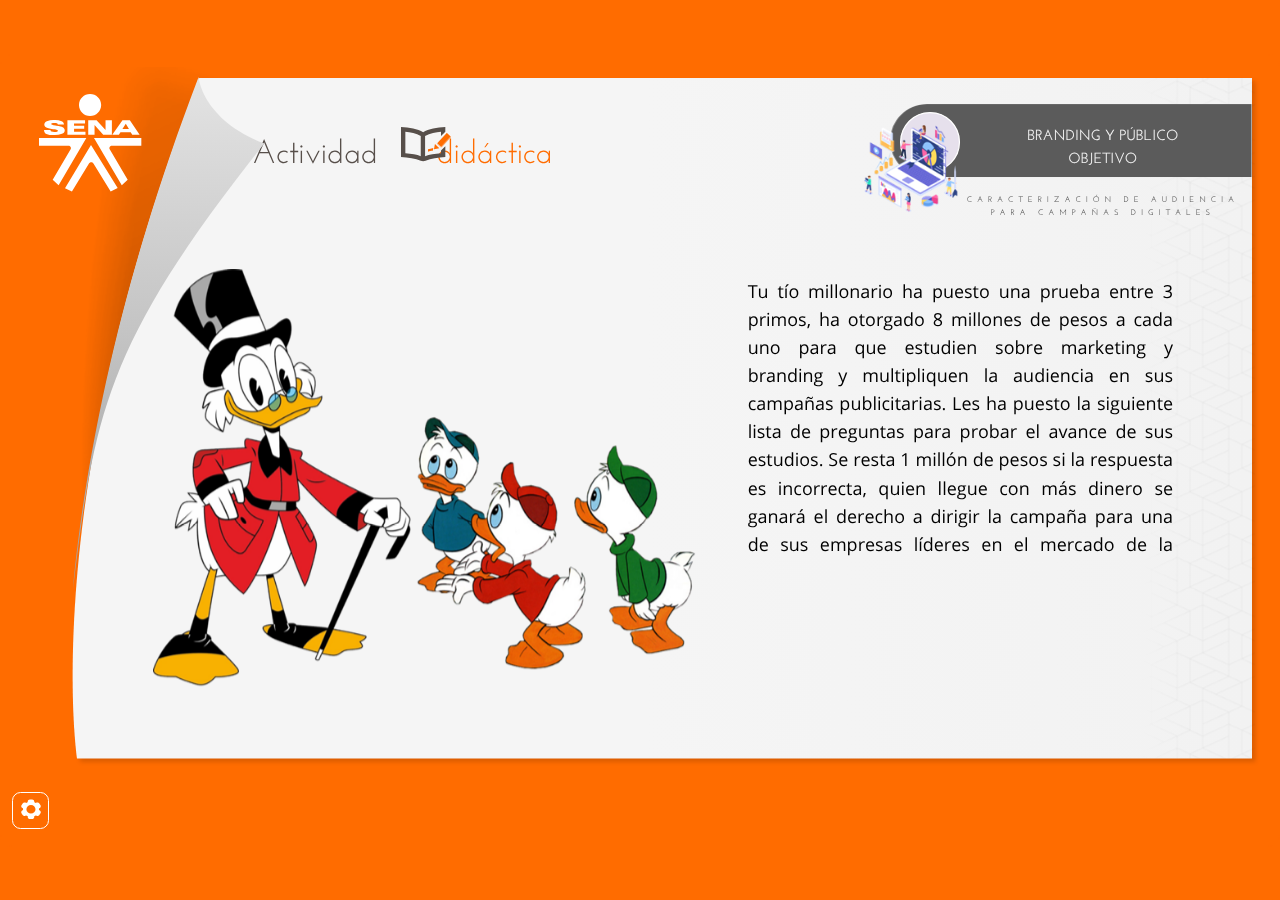
<file: public/media/actividad_1/index.html>
<!DOCTYPE html>
<html lang="es">
<head>
  <meta charset="utf-8">
  <!-- Creado con Storyline 360 - http://www.articulate.com  -->
  <!-- version: 3.46.23620.0 -->
  <title>SENA - Actividad Did&#225;ctica 01</title>
  <meta http-equiv="x-ua-compatible" content="IE=edge" />
  <meta name="viewport" content="width=device-width, initial-scale=1.0, user-scalable=no, shrink-to-fit=no, minimal-ui" />
  <meta name="apple-mobile-web-app-capable" content="yes" />
  <style>
    html, body { height: 100%; padding: 0; margin: 0 }
    #app { height: 100%; width: 100%; }
  </style>
  
  <script>window.THREE = { };</script>
</head>
<body style="background: #FF6C00" class="cs-HTML theme-classic">
  <!-- 360 -->
  <script>!function(e){function n(e,i){return e.test(i)}function i(e){var i=e||navigator.userAgent,o=i.split("[FBAN");if(void 0!==o[1]&&(i=o[0]),this.apple={phone:n(t,i),ipod:n(d,i),tablet:!n(t,i)&&n(s,i),device:n(t,i)||n(d,i)||n(s,i)},this.amazon={phone:n(h,i),tablet:!n(h,i)&&n(a,i),device:n(h,i)||n(a,i)},this.android={phone:n(h,i)||n(b,i),tablet:!n(h,i)&&!n(b,i)&&(n(a,i)||n(r,i)),device:n(h,i)||n(a,i)||n(b,i)||n(r,i)},this.windows={phone:n(l,i),tablet:n(p,i),device:n(l,i)||n(p,i)},this.other={blackberry:n(f,i),blackberry10:n(u,i),opera:n(c,i),firefox:n(A,i),chrome:n(w,i),device:n(f,i)||n(u,i)||n(c,i)||n(A,i)||n(w,i)},this.seven_inch=n(v,i),this.any=this.apple.device||this.android.device||this.windows.device||this.other.device||this.seven_inch,this.phone=this.apple.phone||this.android.phone||this.windows.phone,this.tablet=this.apple.tablet||this.android.tablet||this.windows.tablet,"undefined"==typeof window)return this}function o(){var e=new i;return e.Class=i,e}var t=/iPhone/i,d=/iPod/i,s=/iPad/i,b=/(?=.*\bAndroid\b)(?=.*\bMobile\b)/i,r=/Android/i,h=/(?=.*\bAndroid\b)(?=.*\bSD4930UR\b)/i,a=/(?=.*\bAndroid\b)(?=.*\b(?:KFOT|KFTT|KFJWI|KFJWA|KFSOWI|KFTHWI|KFTHWA|KFAPWI|KFAPWA|KFARWI|KFASWI|KFSAWI|KFSAWA)\b)/i,l=/IEMobile/i,p=/(?=.*\bWindows\b)(?=.*\bARM\b)/i,f=/BlackBerry/i,u=/BB10/i,c=/Opera Mini/i,w=/(CriOS|Chrome)(?=.*\bMobile\b)/i,A=/(?=.*\bFirefox\b)(?=.*\bMobile\b)/i,v=new RegExp("(?:Nexus 7|BNTV250|Kindle Fire|Silk|GT-P1000)","i");"undefined"!=typeof module&&module.exports&&"undefined"==typeof window?module.exports=i:"undefined"!=typeof module&&module.exports&&"undefined"!=typeof window?module.exports=o():"function"==typeof define&&define.amd?define("isMobile",[],e.isMobile=o()):e.isMobile=o()}(this);
    window.isMobile.apple.tablet = window.isMobile.apple.tablet ||
      (navigator.platform === 'MacIntel' && navigator.maxTouchPoints > 1);
    window.isMobile.apple.device = window.isMobile.apple.device || window.isMobile.apple.tablet;
    window.isMobile.tablet = window.isMobile.tablet || window.isMobile.apple.tablet;
    window.isMobile.any = window.isMobile.any || window.isMobile.apple.tablet;
  </script>

  <div id="focus-sink" aria-hidden="true" tabIndex="-1"></div>

  <div id="preso"></div>
  <script>
    window.DS = {};
    window.globals = {
      DATA_PATH_BASE: '',
      HAS_FRAME: true,
      HAS_SLIDE: true,

      lmsPresent: false,
      tinCanPresent: false,
      cmi5Present: false,
      aoSupport: false,
      scale: 'show all',
      captureRc: false,
      browserSize: 'optimal',
      bgColor: '#FF6C00',
      features: 'MultipleQuizTracking,TextStyleHyperlinks',
      themeName: 'classic',
      preloaderColor: '#FFFFFF',
      suppressAnalytics: false,
      productChannel: 'stable',
      publishSource: 'storyline',
      aid: 'aid|942dc008-53e3-4bf8-be6b-c91d208d2bb5',
      cid: '28d42804-2ecf-4c5a-861e-de1da69d1401',
      playerVersion: '3.46.23620.0',
      maxIosVideoElements: 5,

      
      parseParams: function(qs) {
        if (window.globals.parsedParams != null) {
          return window.globals.parsedParams;
        }
        qs = (qs || window.location.search.substr(1)).split('+').join(' ');
        var params = {},
            tokens,
            re = /[?&]?([^=]+)=([^&]*)/g;

        while (tokens = re.exec(qs)) {
          params[decodeURIComponent(tokens[1]).trim()] =
            decodeURIComponent(tokens[2]).trim();
        }
        window.globals.parsedParams = params;
        return params;
      }

    };

    (function() {

      var classTypes = [ 'desktop', 'mobile', 'phone', 'tablet' ];

      var addDeviceClasses = function(prefix, testObj) {
        var curr, i;
        for (i = 0; i < classTypes.length; i++) {
          curr = classTypes[i];
          if (testObj[curr]) {
            document.body.classList.add(prefix + curr);
          }
        }
      };

      var params = window.globals.parseParams(),
          isDevicePreview = params.devicepreview === '1',
          isPhoneOverride = params.deviceType === 'phone' || (isDevicePreview && params.phone == '1'),
          isTabletOverride = (params.deviceType === 'tablet' || isDevicePreview) && !isPhoneOverride,
          isMobileOverride = isPhoneOverride || isTabletOverride;

      var deviceView = {
        desktop: !window.isMobile.any && !isMobileOverride,
        mobile: window.isMobile.any || isMobileOverride,
        phone: isPhoneOverride || (window.isMobile.phone && !isTabletOverride),
        tablet: isTabletOverride || window.isMobile.tablet
      };

      window.globals.deviceView = deviceView;
      window.isMobile.desktop = !window.isMobile.any;
      window.isMobile.mobile = window.isMobile.any;

      addDeviceClasses('view-', deviceView);

    })();
  </script>
  
  <script src='story_content/user.js' type=text/javascript></script>
  <div class="slide-loader"></div>

  <script type="text/javascript">
    if (window.globals.deviceView.isMobile) { var doc = document, loader = doc.body.querySelector('.slide-loader'); [ 1, 2, 3 ].forEach(function(n) { var d = doc.createElement('div'); d.style.backgroundColor = window.globals.preloaderColor; d.classList.add('mobile-loader-dot'); d.classList.add('dot' + n); loader.appendChild(d); }); }
  </script>

  <div class="mobile-load-title-overlay" style="display: none">
    <div class="mobile-load-title">SENA - Actividad Did&#225;ctica 01</div>
  </div>

  <div class="mobile-chrome-warning"></div>

  <script>
    
    if (window.autoSpider && window.vInterfaceObject) {
      document.querySelector('.mobile-load-title-overlay').style.display = 'none';
    }
  </script>

  

  <link rel="stylesheet" href="html5/data/css/output.min.css" data-noprefix />
</body>
<script src="html5/lib/scripts/ds-bootstrap.min.js"></script>
</html>
</file>
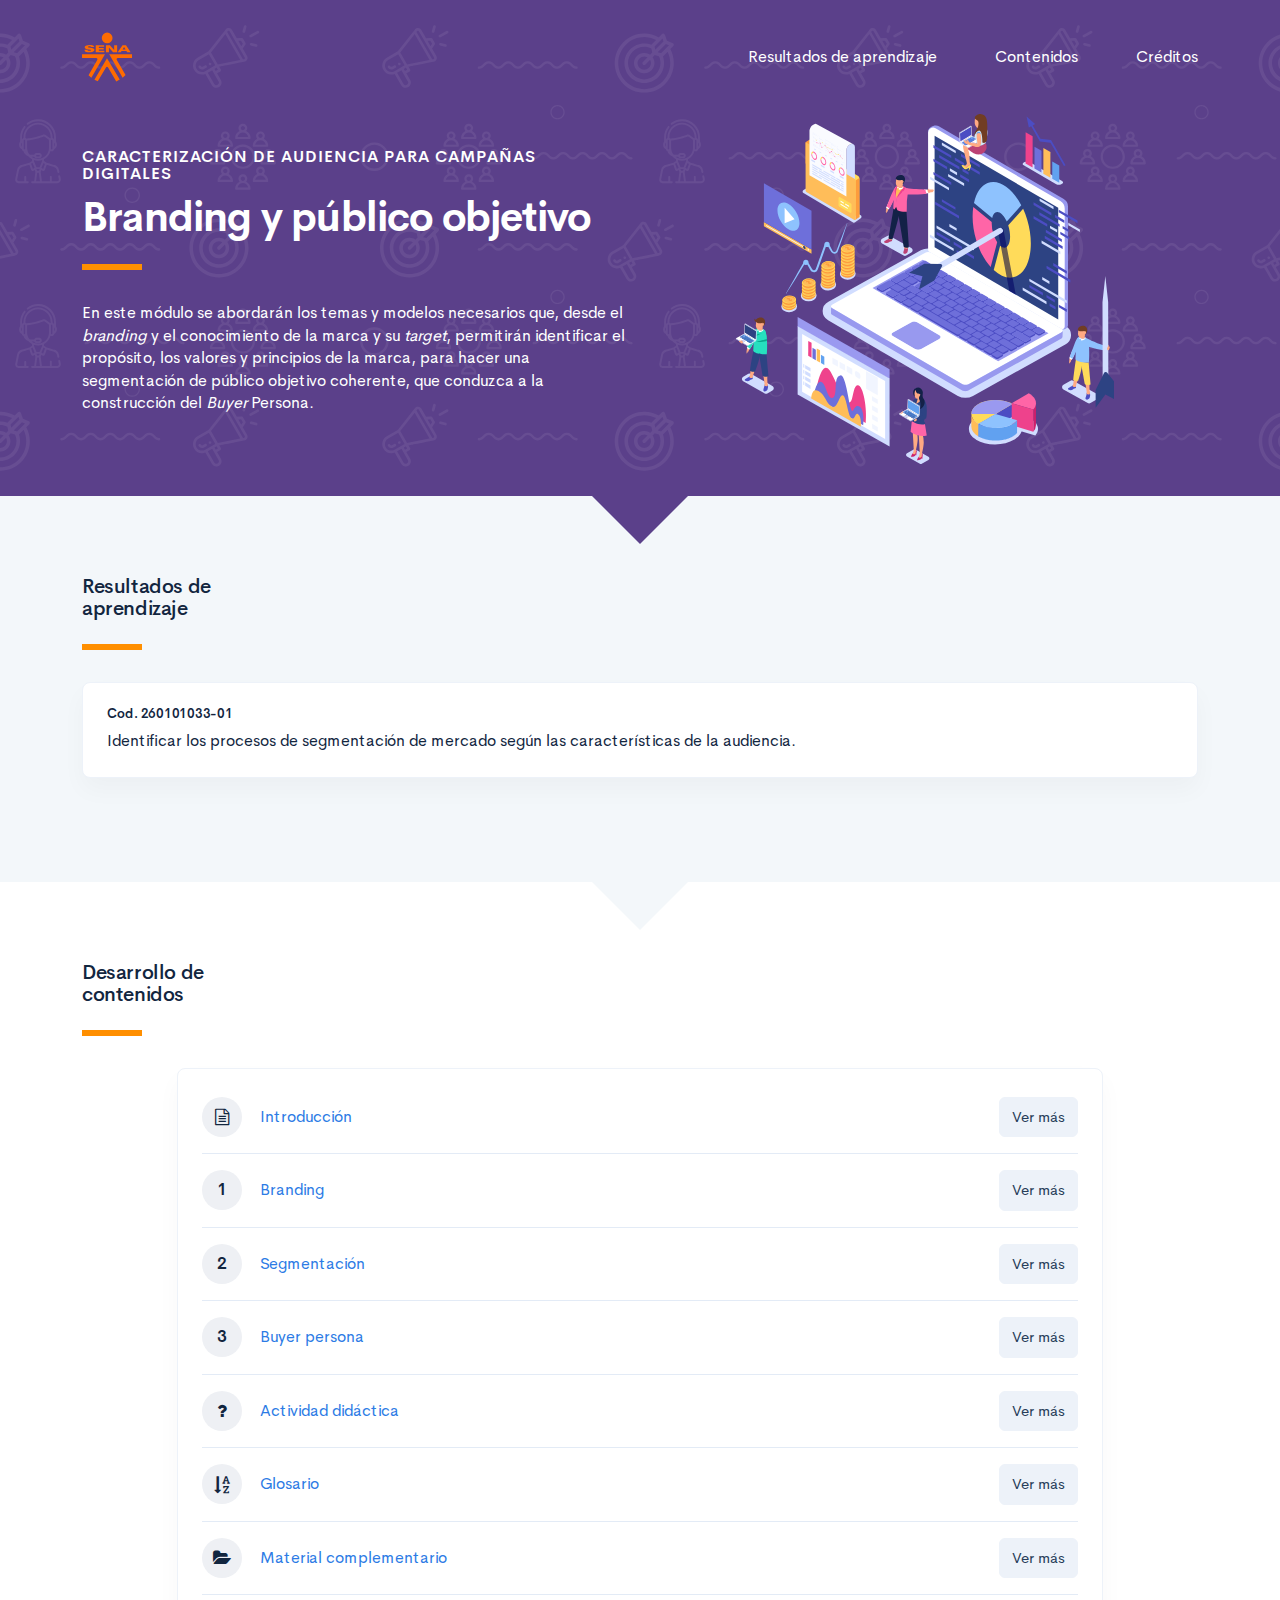
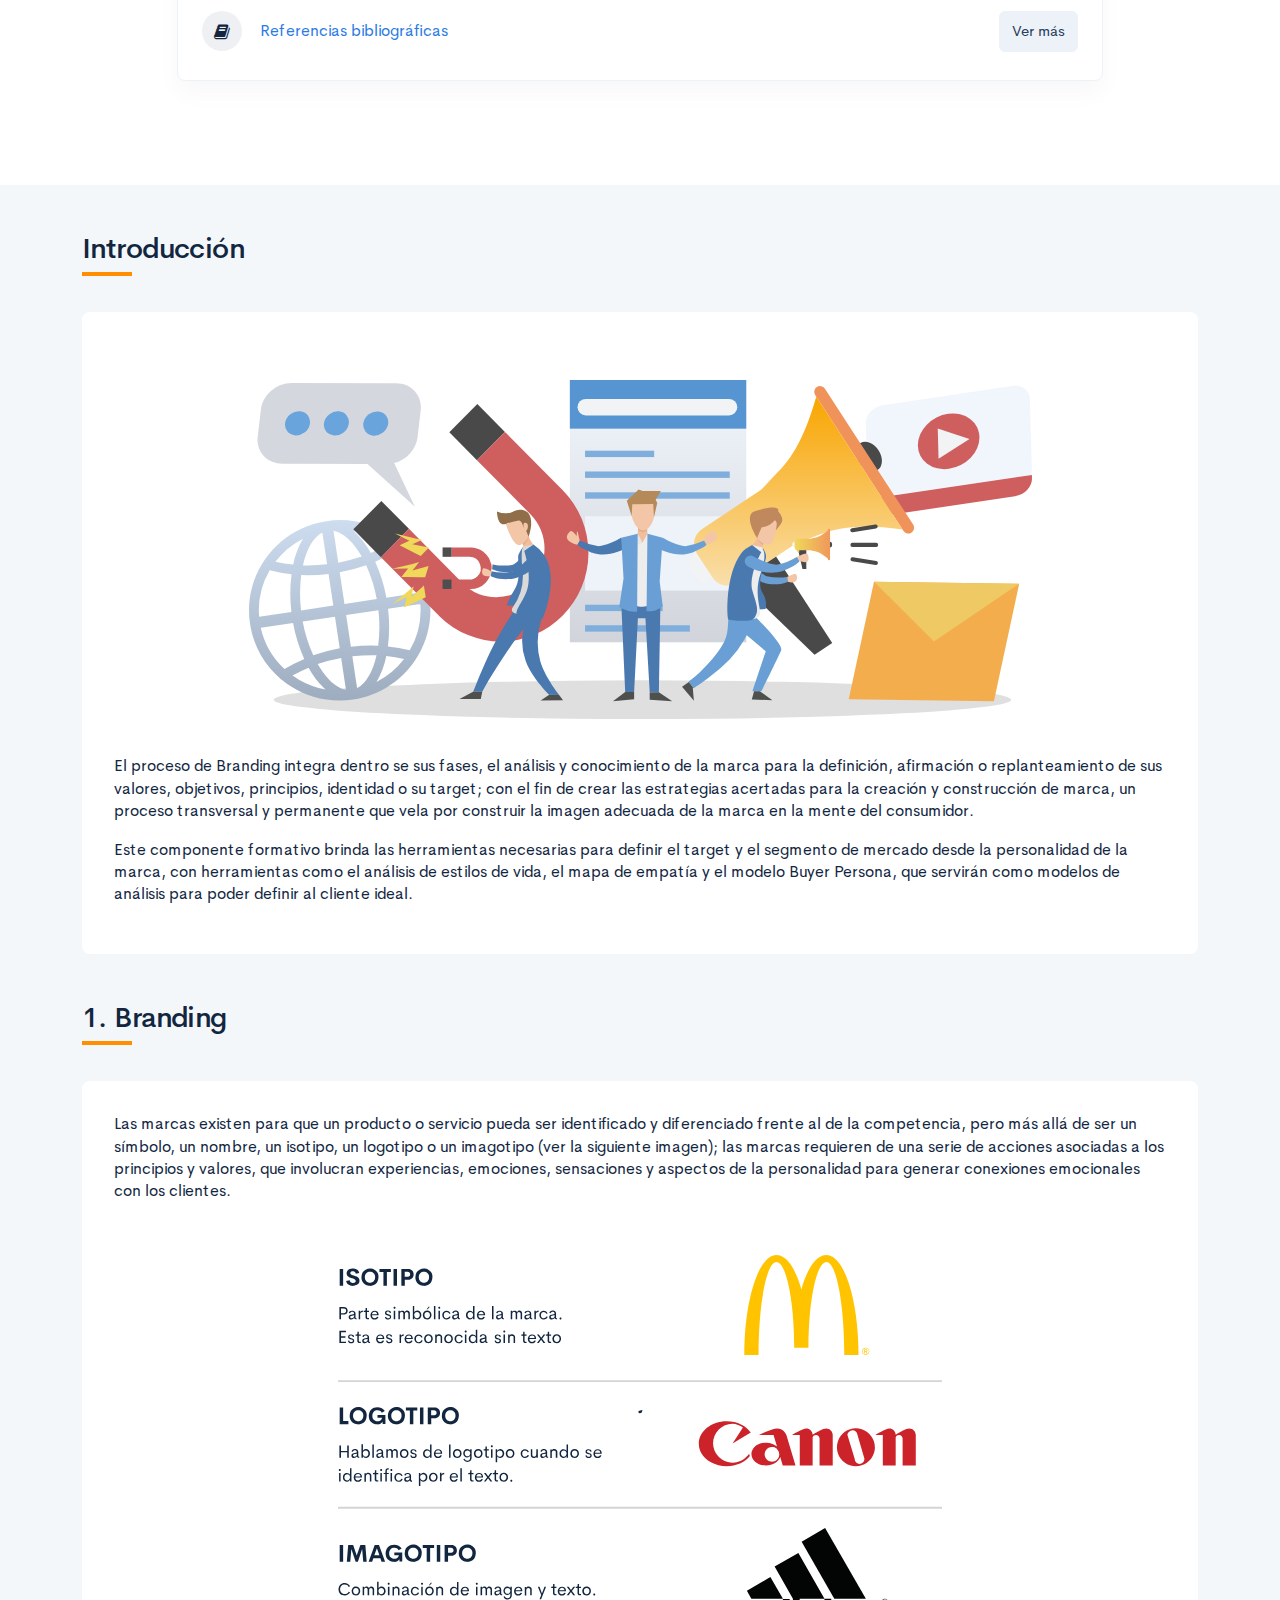
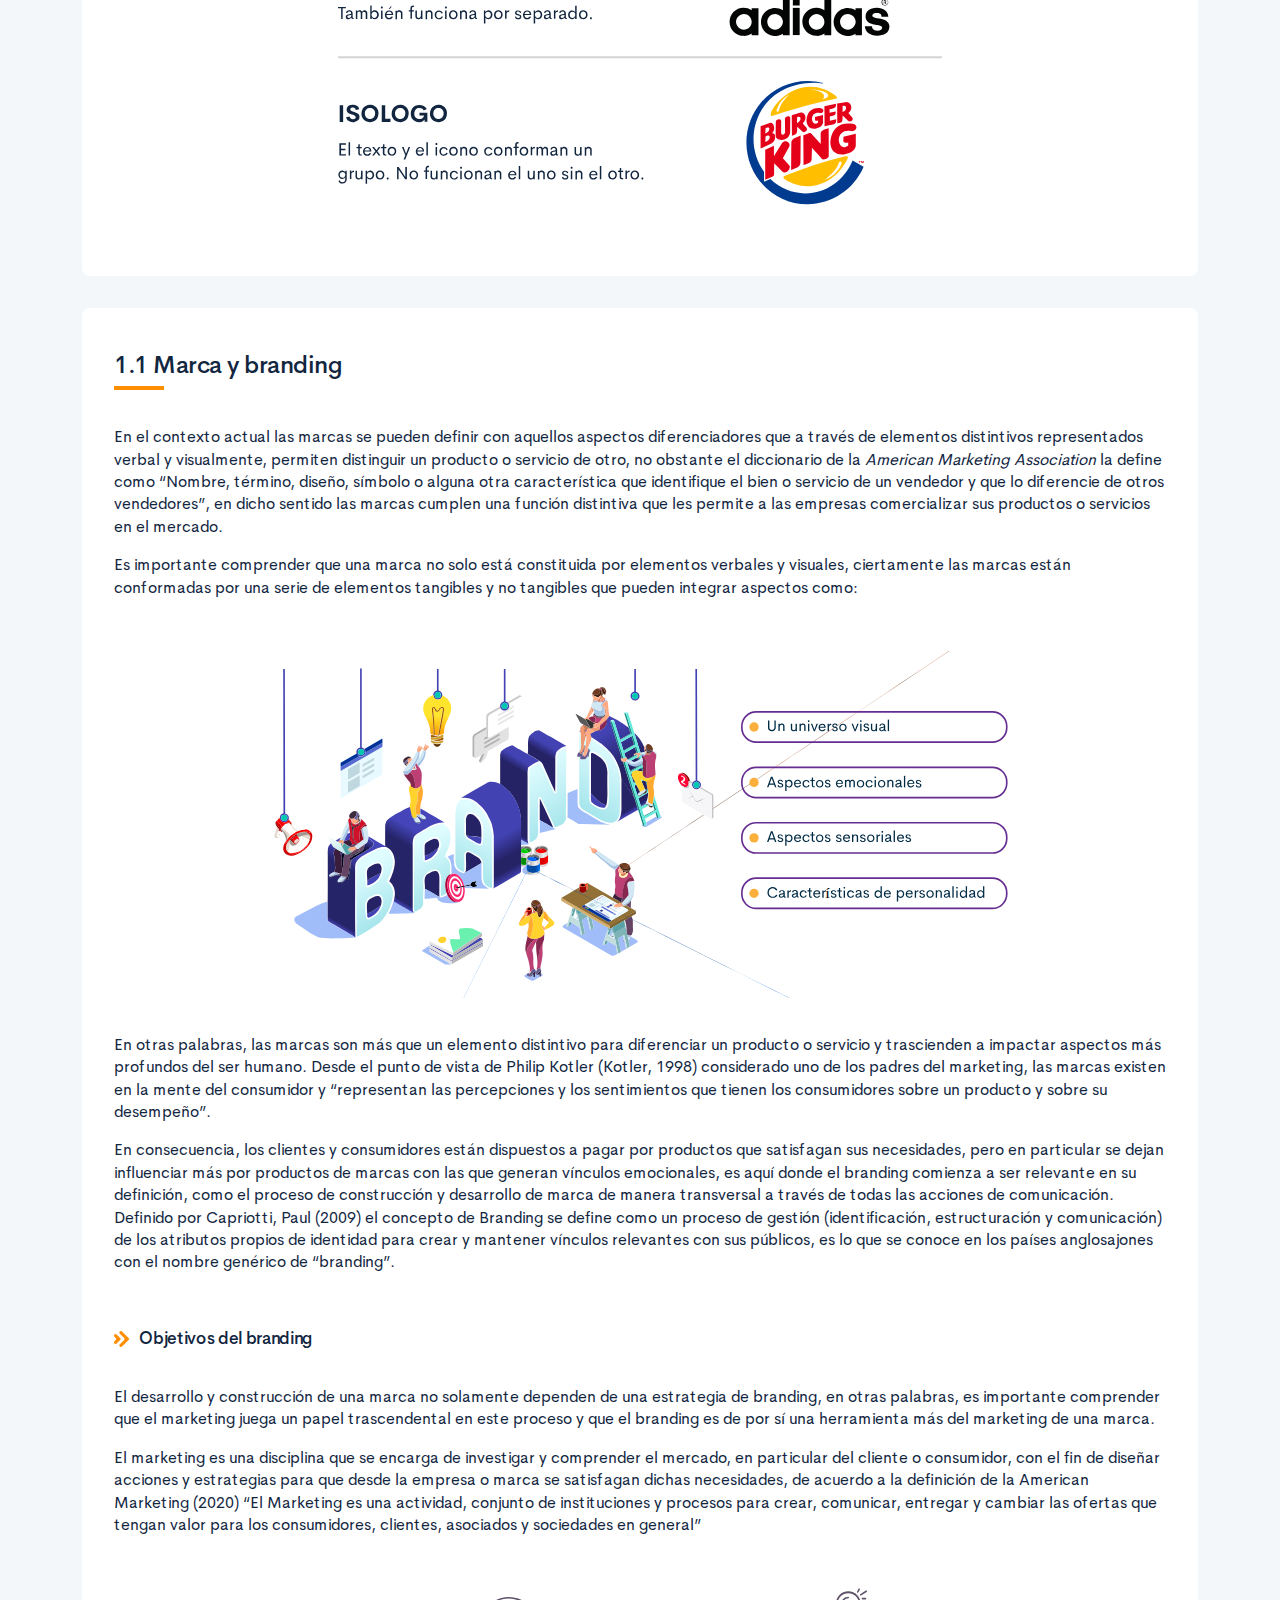
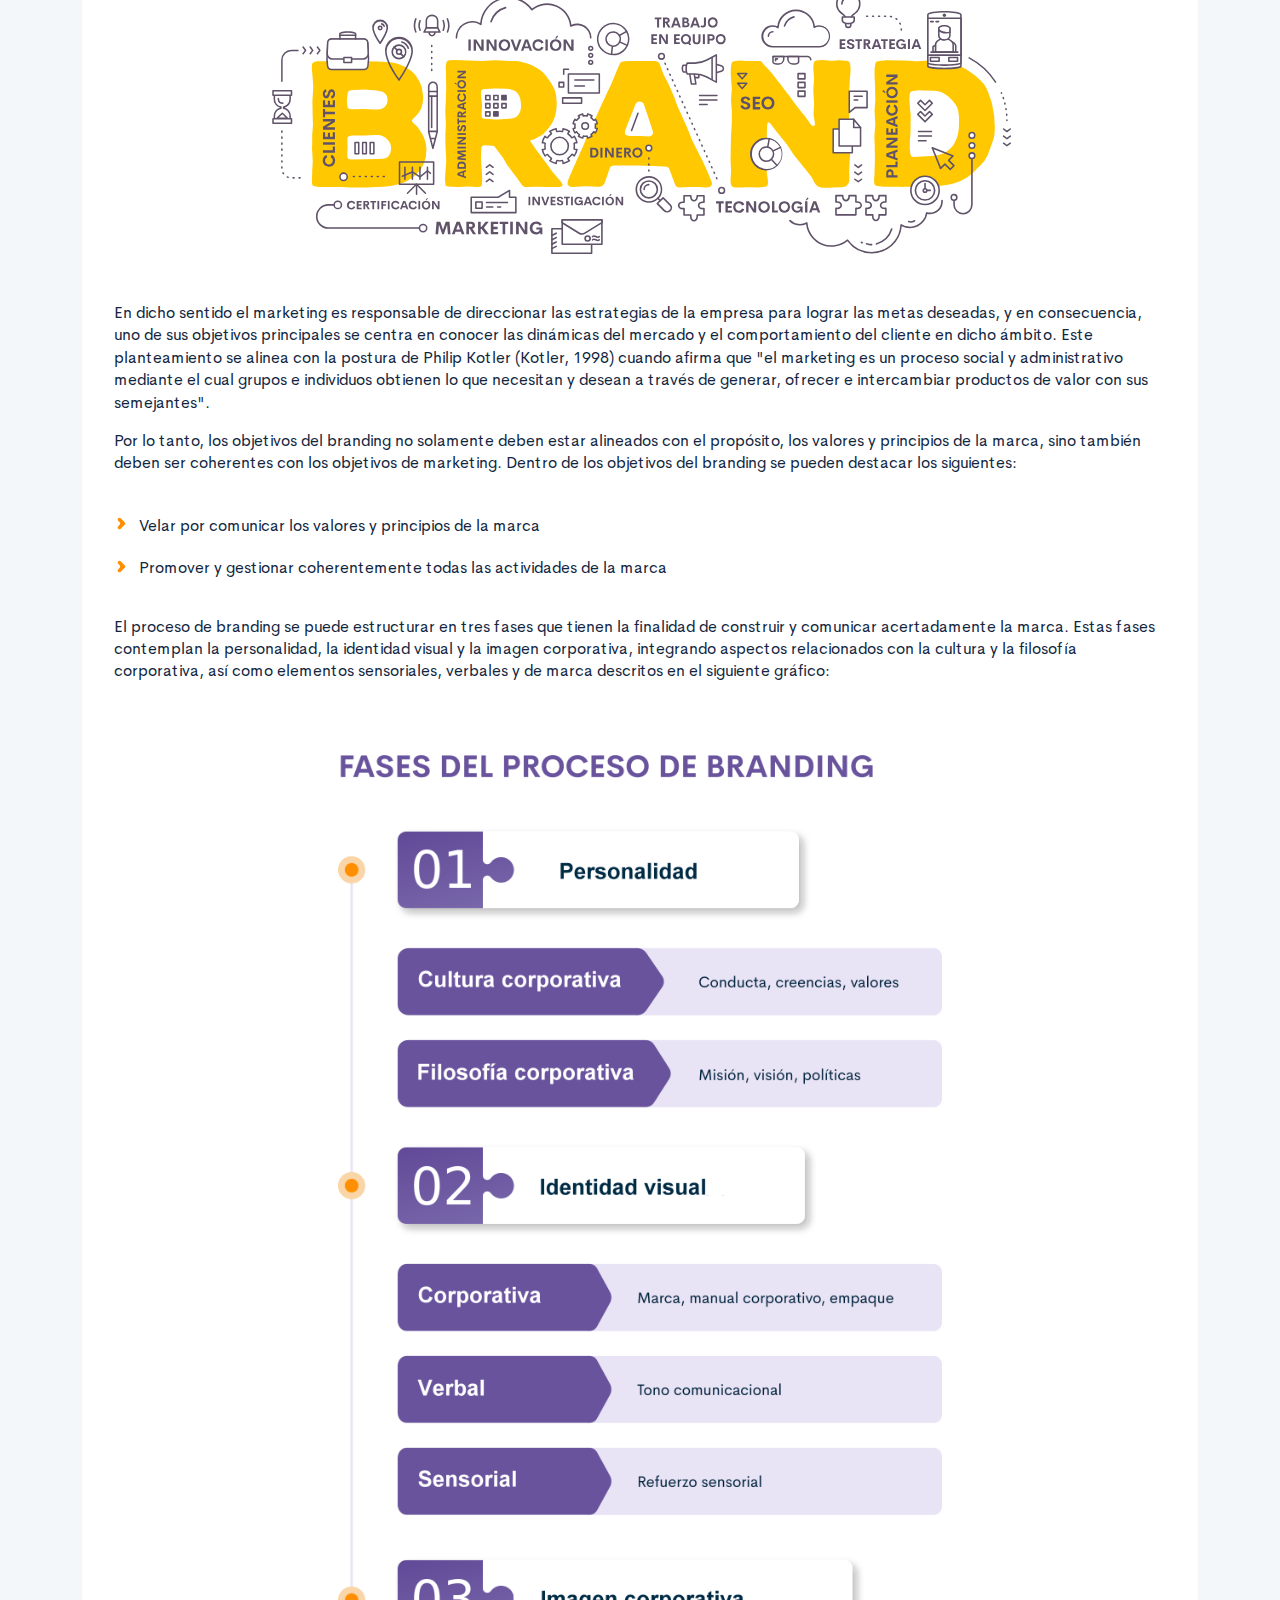
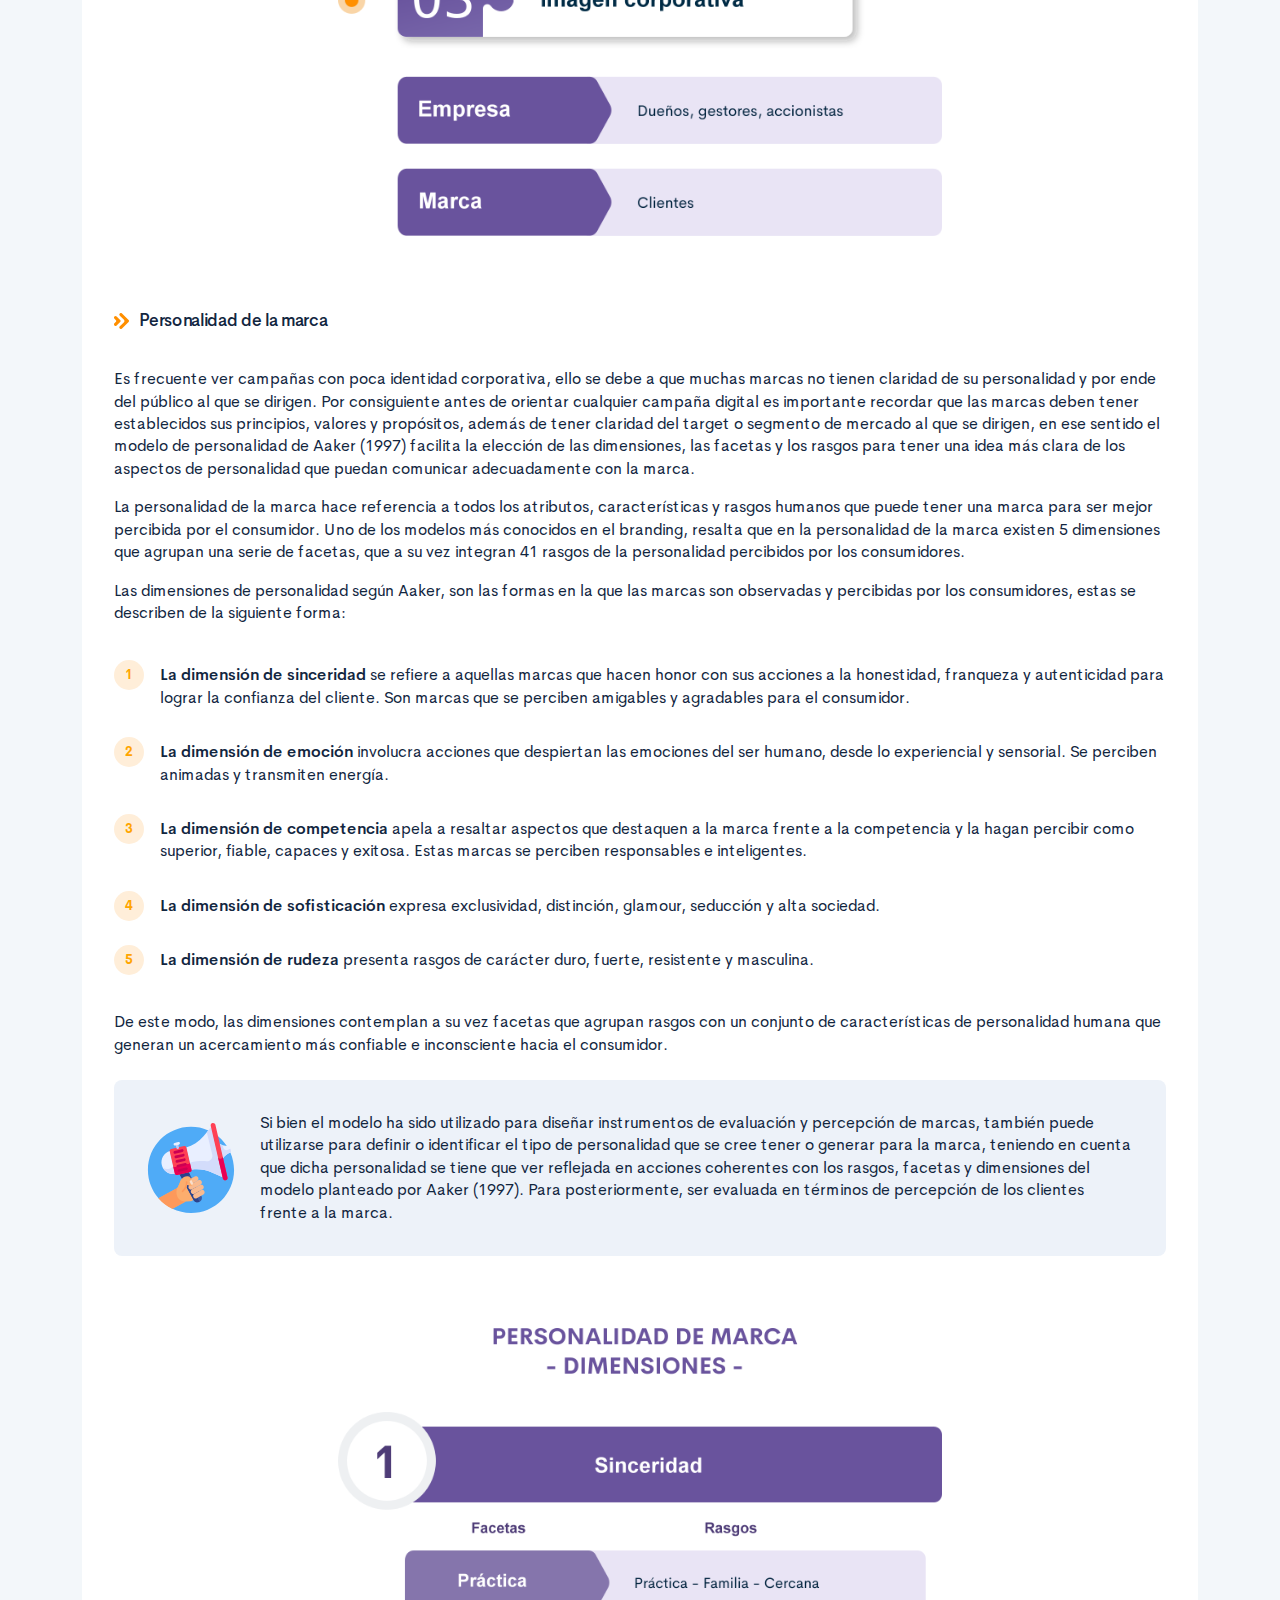
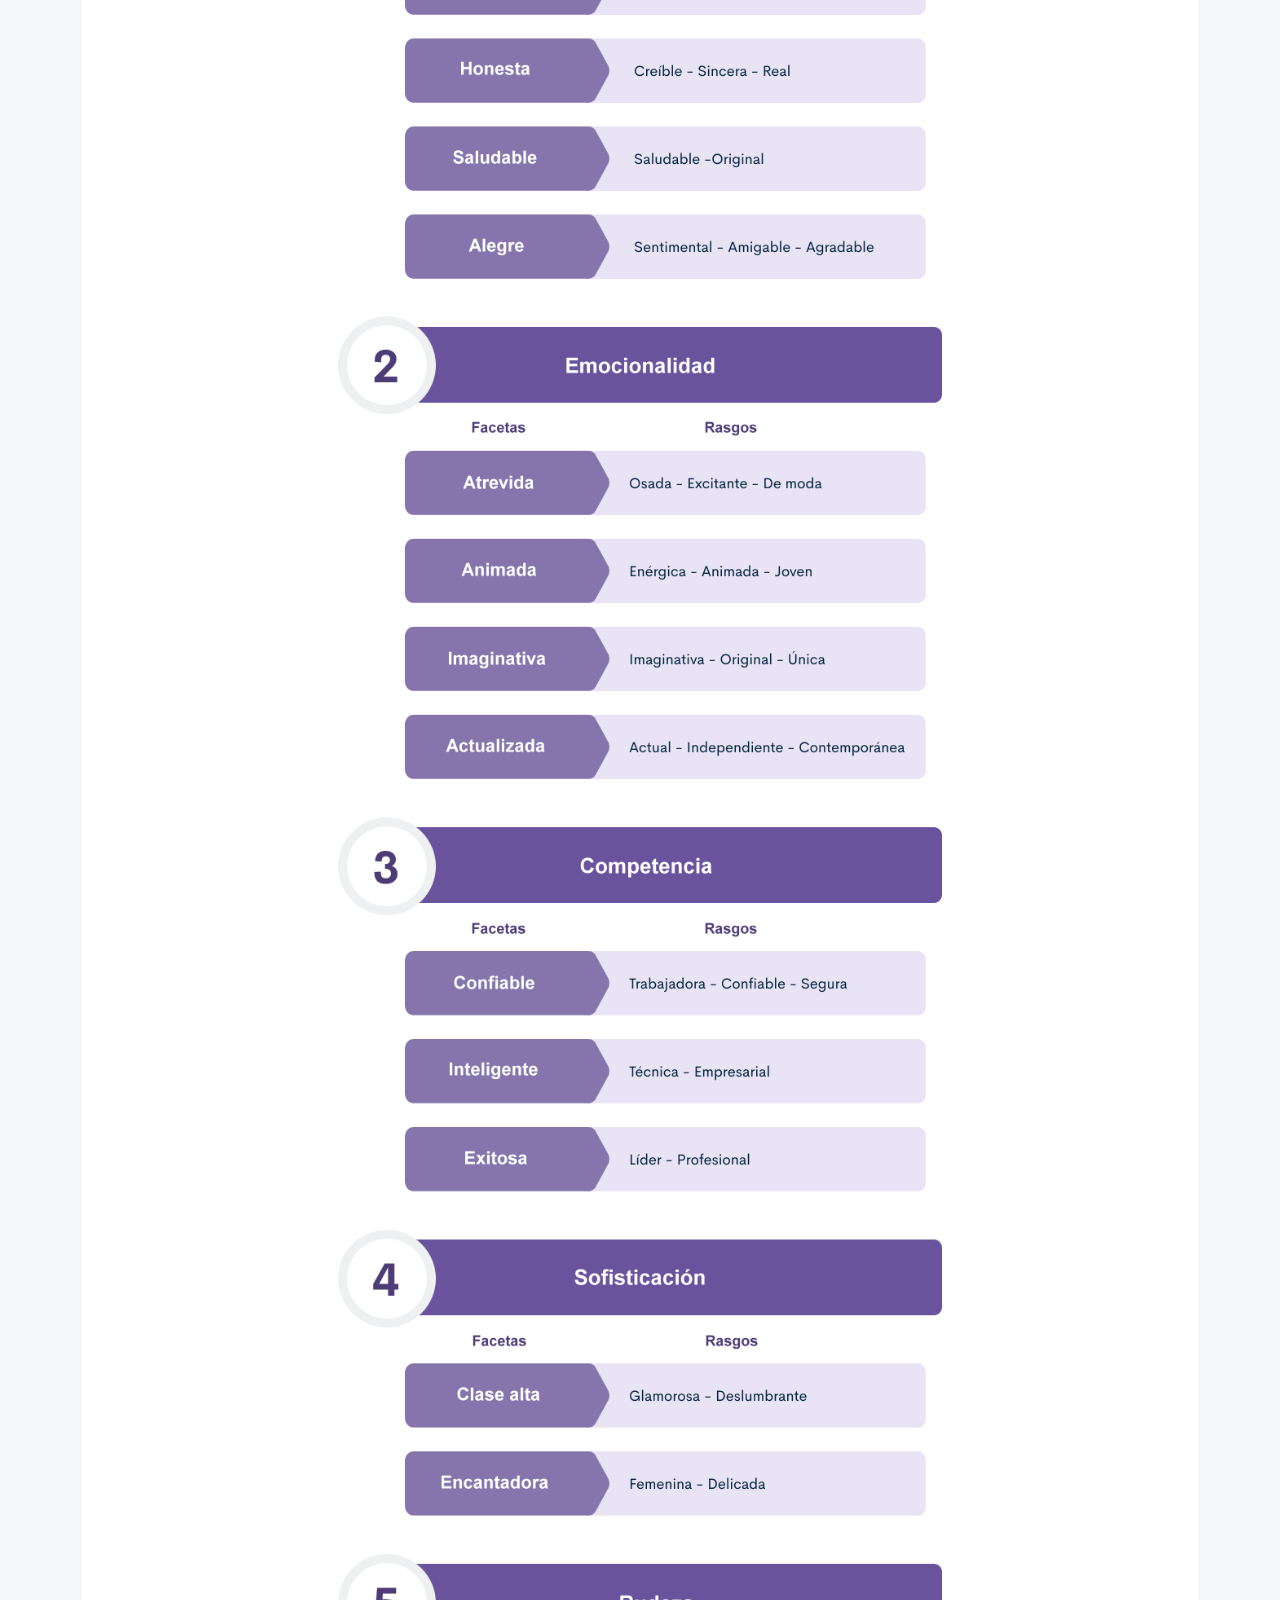
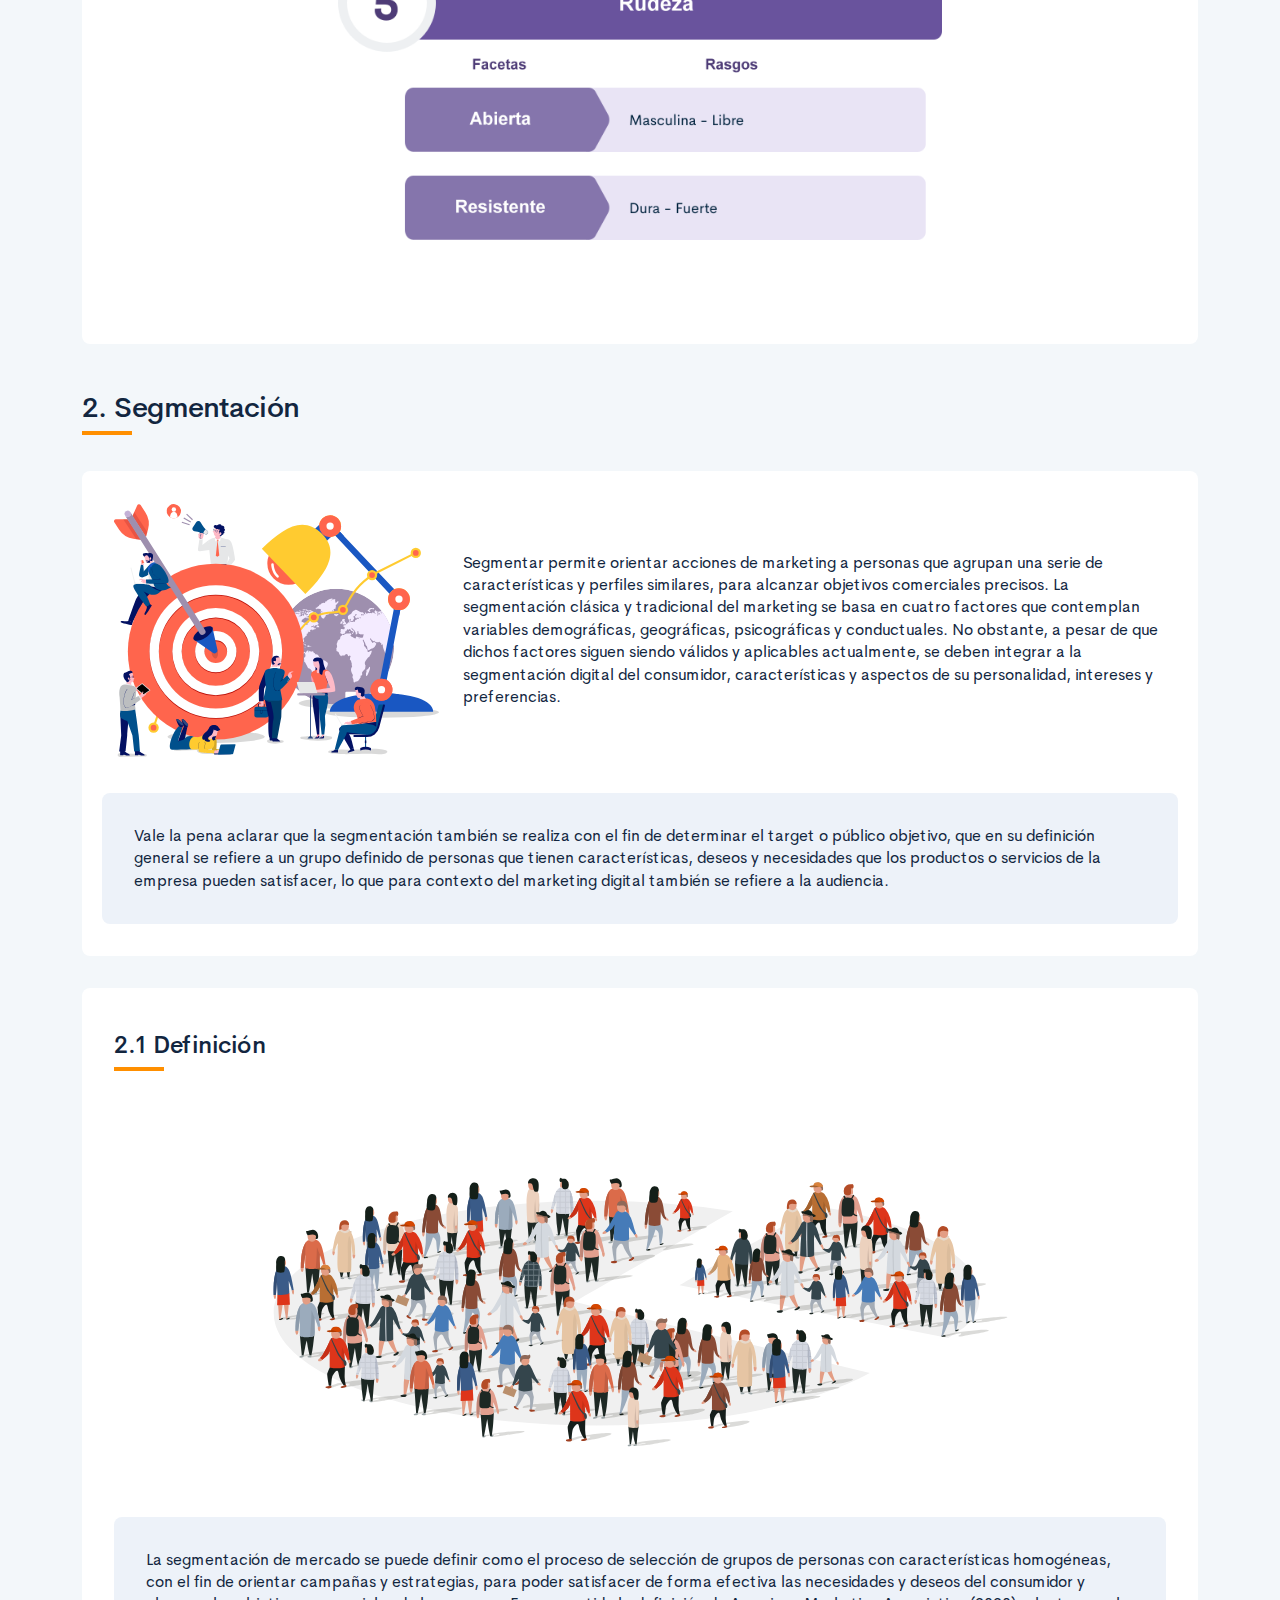
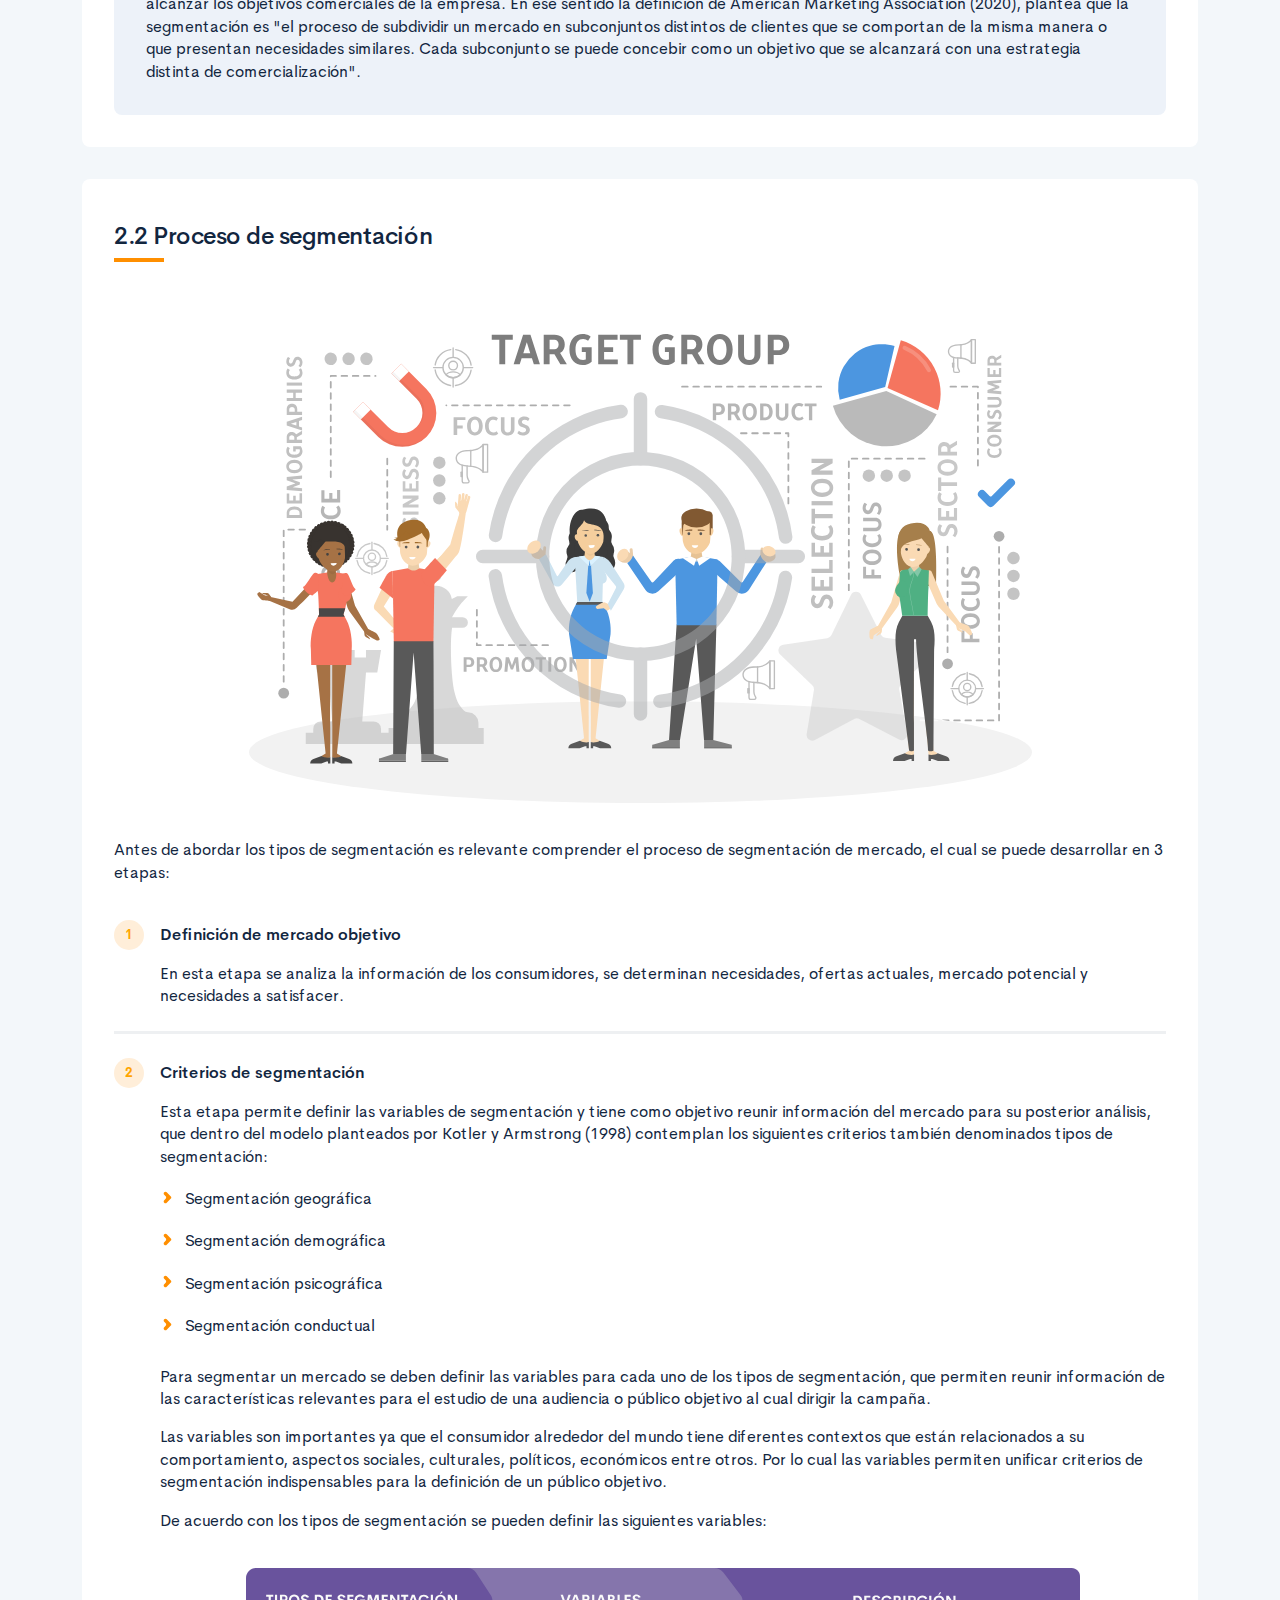
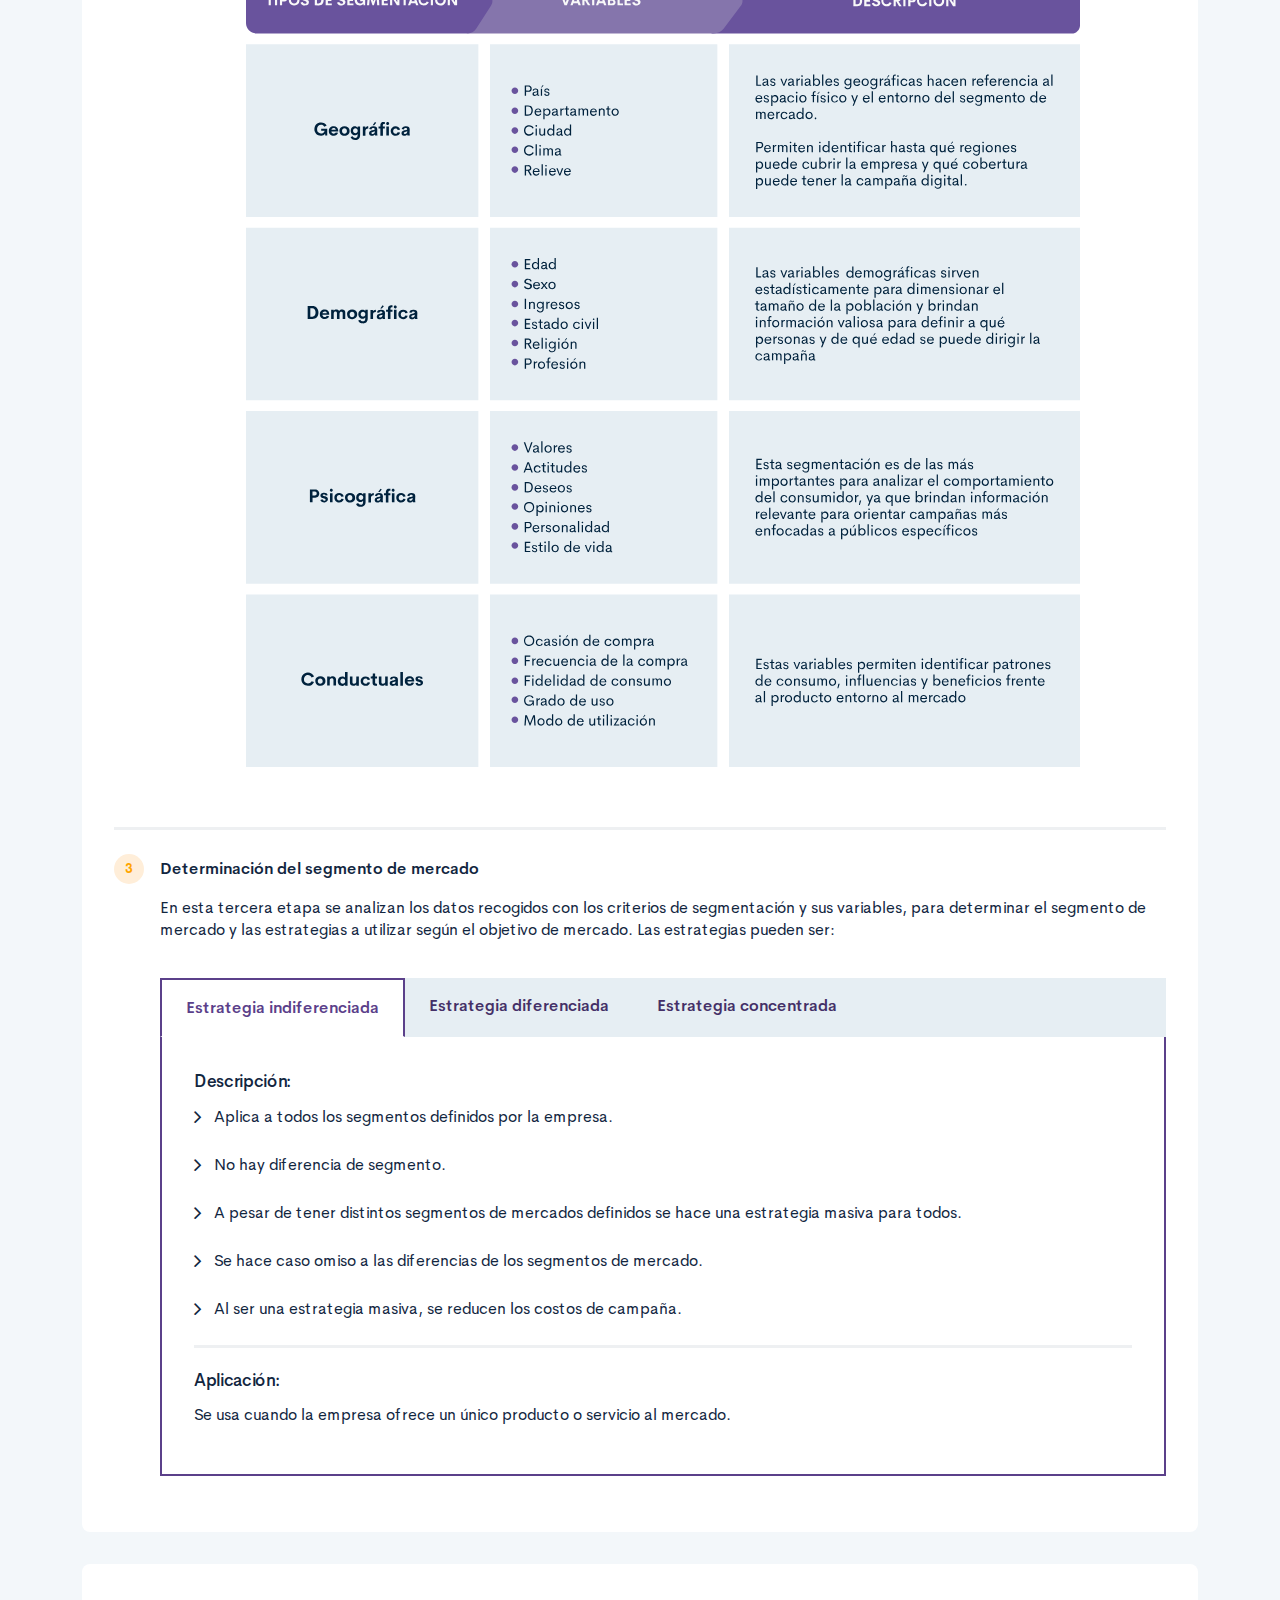
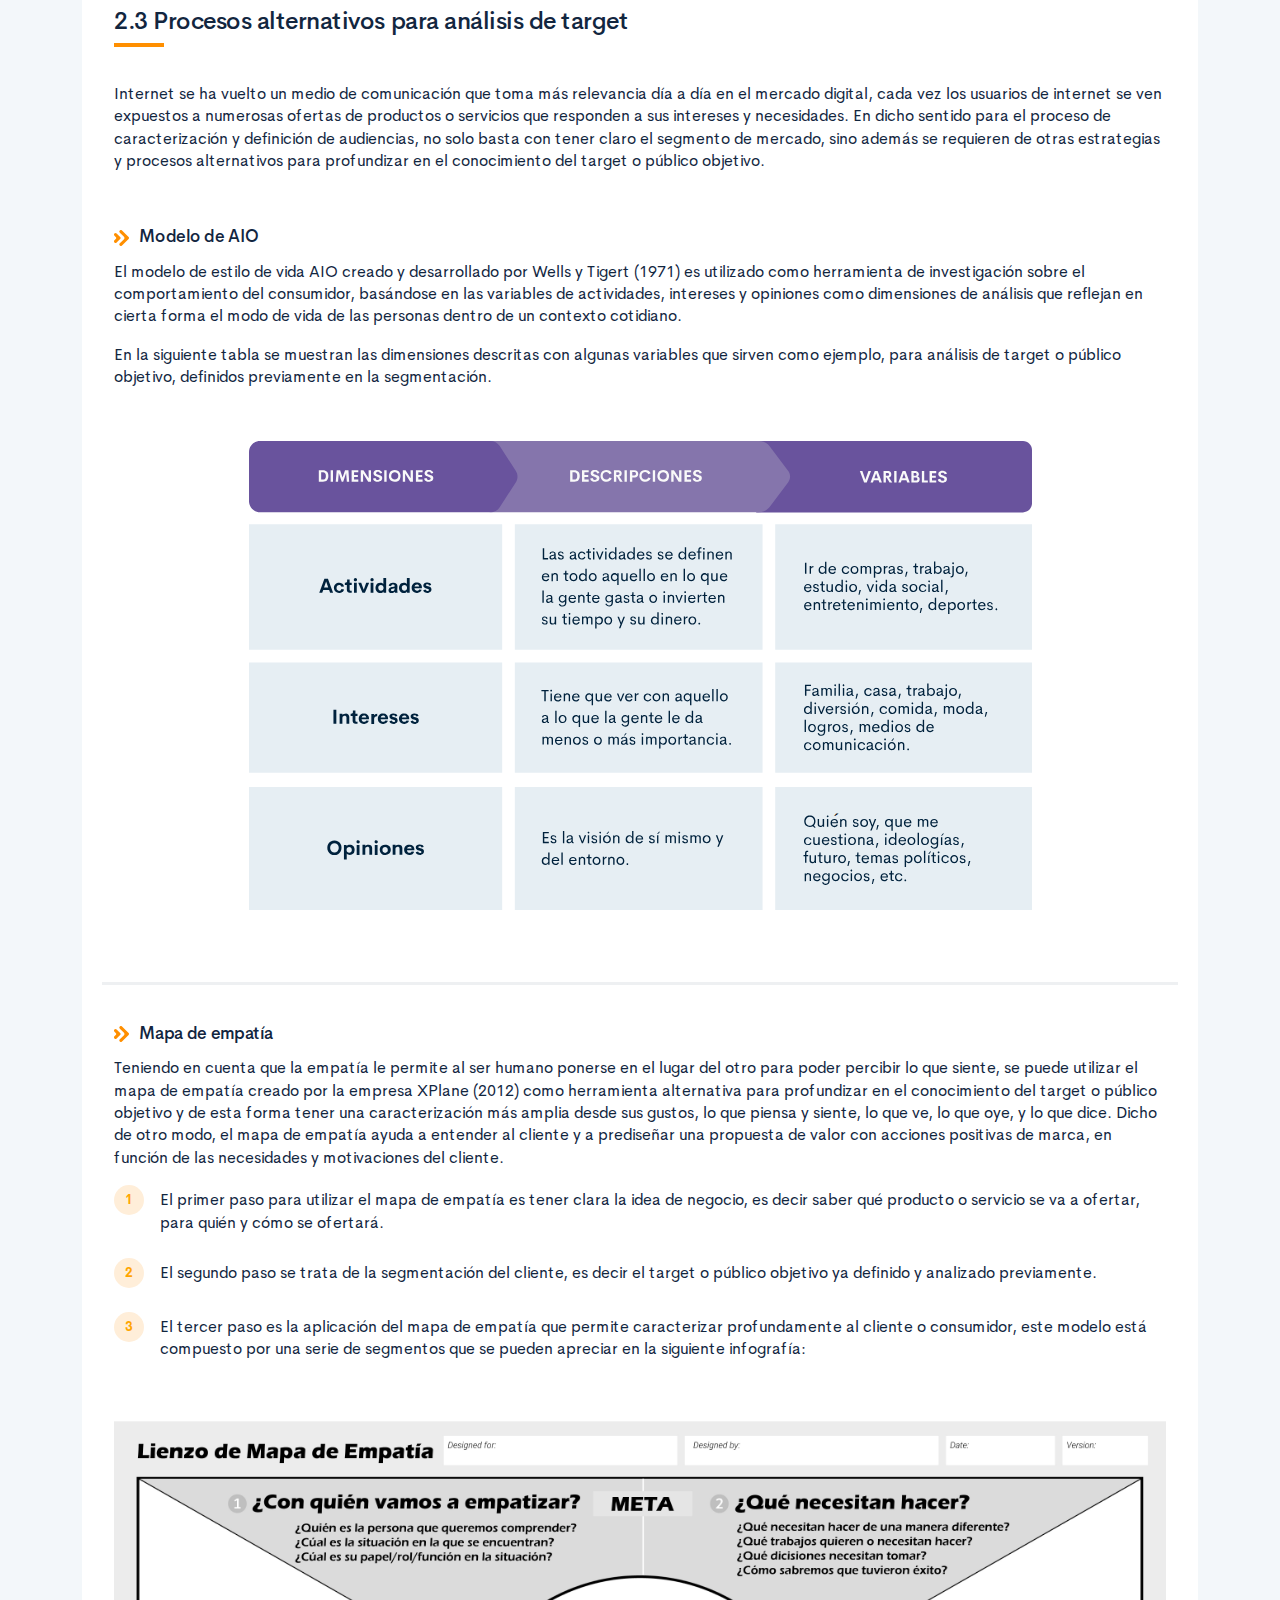
<file: public/material.html>
<!DOCTYPE html>
<html lang="es">
    <head>
        <meta charset="UTF-8">
        <meta name="viewport" content="width=device-width, user-scalable=no, initial-scale=1.0, maximum-scale=1.0, minimum-scale=1.0">
        <title>Branding y público objetivo</title>
        <meta meta name="description" content="Equipo de Ecosistema de recursos educativos SENA encargado del desarrollo y rediseño de cursos virtuales de aprendizaje para el SENA.">
        <link rel="icon" type="image/svg+xml" href="assets/images/logos/senaLogo.svg">
        <link rel="stylesheet" href="assets/fonts/feather/feather.css">
        <link rel="stylesheet" href="assets/fonts/fontawesome/css/font-awesome.css">
        <link href="assets/css/fancybox.css" rel="stylesheet">
        <link href="assets/css/animate.css" rel="stylesheet">
        <link rel="stylesheet" href="assets/css/main.css">
    </head>
    <body class="theme-dark page-header-textura" id="page-home">
        <header class="curso-presentacion page-header" id="CursoPresentacion">
            <div class="page-textura">
                <div class="container">
                    <div class="curso-topbar justify-content-center justify-content-md-between"><a class="curso-topbar__logo"><svg xmlns="http://www.w3.org/2000/svg" width="168.273" height="164.177" viewBox="0 0 168.273 164.177">
                                <path id="SENA_LOGO" data-name="SENA LOGO" d="M85.349,1a18.09,18.09,0,1,0,18.09,18.09h0A18.1,18.1,0,0,0,85.349,1ZM25.617,42.983a33.722,33.722,0,0,0-9.386,1.024,11.156,11.156,0,0,0-5.12,2.56A5.346,5.346,0,0,0,10.086,52.2c.683,1.707,2.56,2.9,4.608,3.584,4.437,1.536,9.386,1.877,13.994,2.731a5.1,5.1,0,0,1,2.389,1.024,1.369,1.369,0,0,1-.683,2.048,9.146,9.146,0,0,1-5.291.683A8.354,8.354,0,0,1,20.5,61.244a1.962,1.962,0,0,1-.853-2.389H9.233A7.663,7.663,0,0,0,10.6,63.463a7.59,7.59,0,0,0,4.267,2.389A28.541,28.541,0,0,0,23.4,66.876,52.426,52.426,0,0,0,35,66.023a11.043,11.043,0,0,0,5.8-2.9,5.358,5.358,0,0,0-1.365-8.533,21.267,21.267,0,0,0-5.8-2.048c-3.072-.683-5.973-1.024-9.045-1.536a9.114,9.114,0,0,1-3.072-.853,1.226,1.226,0,0,1,0-2.219,9.369,9.369,0,0,1,4.437-.683,10.554,10.554,0,0,1,4.608.853A1.877,1.877,0,0,1,31.59,49.81h9.9a5.669,5.669,0,0,0-1.195-3.584A8.875,8.875,0,0,0,35.515,43.5c-3.584-.341-6.827-.512-9.9-.512Zm21.333.683V67.217H75.792V62.1H57.531V57.489H73.744V52.54H57.531V48.786H75.109v-5.12Zm47.615,0H81.253V67.217H91.322V51.346l13.824,15.872h13.824V43.666H108.9v15.7Zm42.495,0L120.676,67.217h10.581l2.56-4.267H150.2l2.389,4.267h11.776l-15.53-23.551ZM142.35,49.3l5.12,8.533h-10.41ZM.7,74.044l.171,12.8L49,86.673c2.389.512,3.925,2.048,3.413,5.8l-29.7,51.711,9.557,9.045L78.01,74.044Zm91.646,0L137.4,152.89l9.9-8.874L117.433,92.3c-.512-3.584.853-5.291,3.413-5.8l48.127.171V74.044ZM84.837,87.185,42.512,159.546l11.264,5.461,28.159-47.615a4.283,4.283,0,0,1,2.9-1.195,4.681,4.681,0,0,1,3.072,1.195l28.159,47.786,11.605-5.973Z" transform="translate(-0.7 -1)" fill="#FF6B00" />
                            </svg>
                        </a><a class="curso-topbar__menubar collapsed btn-menu-responsive d-none" data-toggle="collapse" href="#curso-topbar__nav" aria-expanded="false"><span></span><span></span><span></span></a>
                        <nav class="curso-topbar__nav collapse show d-none d-md-block" id="curso-topbar__nav">
                            <ul class="curso-topbar__list">
                                <li class="curso-topbar__item"><a class="curso-topbar__link" href="#ResultadosAprendizaje"><span class="text-white">Resultados de aprendizaje</span></a></li>
                                <li class="curso-topbar__item"><a class="curso-topbar__link" href="#IndiceTematico"><span class="text-white">Contenidos</span></a></li>
                                <li class="curso-topbar__item"><a class="curso-topbar__link" href="#Creditos"><span class="text-white">Créditos</span></a></li>
                            </ul>
                        </nav>
                    </div>
                    <div class="curso-portada">
                        <div class="row align-items-center">
                            <div class="col-12 col-lg-6">
                                <h3 class="curso-subtitulo" id="curso-titulo-componente">Caracterización de audiencia para campañas digitales </h3>
                                <h1 class="curso-titulo" id="curso-titulo-tema">Branding y público objetivo</h1>
                                <div class="brand-line-primary"></div>
                                <p class="curso-descripcion">En este módulo se abordarán los temas y modelos necesarios que, desde el <i>branding</i> y el conocimiento de la marca y su <i>target</i>, permitirán identificar el propósito, los valores y principios de la marca, para hacer una segmentación de público objetivo coherente, que conduzca a la construcción del <i>Buyer</i> Persona. </p>
                            </div>
                            <div class="col-12 col-lg-6 text-center">
                                <div class="d-none d-lg-block"><img class="curso-imagen" src="assets/images/header/header_media.svg" /></div>
                            </div>
                        </div>
                    </div>
                </div>
            </div>
        </header>
        <section class="curso-resultados section bg-base-light" id="ResultadosAprendizaje">
            <div class="container">
                <h2> Resultados de <br>aprendizaje</h2>
                <div class="brand-line-primary"></div>
                <div class="card resultado-item">
                    <div class="card-body">
                        <h5><strong>Cod. 260101033-01</strong></h5>
                        <p class="mb-0">Identificar los procesos de segmentación de mercado según las características de la audiencia.</p>
                    </div>
                </div>
            </div>
        </section>
        <section class="curso-indice-tematico section" id="IndiceTematico">
            <div class="container">
                <h2>Desarrollo de <br>contenidos</h2>
                <div class="brand-line-primary"></div>
                <div class="row justify-content-center">
                    <div class="col-12 col-sm-10">
                        <div class="card wow flipInX" data-wow-delay=".4s">
                            <div class="card-body">
                                <ul class="list-group list-group-flush list my-n3 nav-temas">
                                    <li class="list-group-item nav-tema-item">
                                        <div class="row align-items-center">
                                            <div class="col-auto">
                                                <div class="avatar avatar-sm"><span class="nav-tema-item__icon avatar-title font-size-lg bg-secondary-soft rounded-circle text-primary font-weight-bold"> <i class="fa fa-file-text-o"></i></span></div>
                                            </div>
                                            <div class="col ml-n2"><span class="nav-tema-item__titulo"> <a href="#introduccion">Introducción</a></span></div>
                                            <div class="col-auto"> <a class="btn btn-light nav-tema-item__btn" href="#introduccion">Ver más</a></div>
                                        </div>
                                    </li>
                                    <li class="list-group-item nav-tema-item">
                                        <div class="row align-items-center">
                                            <div class="col-auto">
                                                <div class="avatar avatar-sm"><span class="nav-tema-item__icon avatar-title font-size-lg bg-secondary-soft rounded-circle text-primary font-weight-bold">1</span></div>
                                            </div>
                                            <div class="col ml-n2"><span class="nav-tema-item__titulo"> <a href="#tema-1">Branding</a></span></div>
                                            <div class="col-auto"> <a class="btn btn-light nav-tema-item__btn" href="#tema-1">Ver más</a></div>
                                        </div>
                                    </li>
                                    <li class="list-group-item nav-tema-item">
                                        <div class="row align-items-center">
                                            <div class="col-auto">
                                                <div class="avatar avatar-sm"><span class="nav-tema-item__icon avatar-title font-size-lg bg-secondary-soft rounded-circle text-primary font-weight-bold">2</span></div>
                                            </div>
                                            <div class="col ml-n2"><span class="nav-tema-item__titulo"> <a href="#tema-2">Segmentación</a></span></div>
                                            <div class="col-auto"> <a class="btn btn-light nav-tema-item__btn" href="#tema-2">Ver más</a></div>
                                        </div>
                                    </li>
                                    <li class="list-group-item nav-tema-item">
                                        <div class="row align-items-center">
                                            <div class="col-auto">
                                                <div class="avatar avatar-sm"><span class="nav-tema-item__icon avatar-title font-size-lg bg-secondary-soft rounded-circle text-primary font-weight-bold">3</span></div>
                                            </div>
                                            <div class="col ml-n2"><span class="nav-tema-item__titulo"> <a href="#tema-3">Buyer persona</a></span></div>
                                            <div class="col-auto"> <a class="btn btn-light nav-tema-item__btn" href="#tema-3">Ver más</a></div>
                                        </div>
                                    </li>
                                    <li class="list-group-item nav-tema-item">
                                        <div class="row align-items-center">
                                            <div class="col-auto">
                                                <div class="avatar avatar-sm"><span class="nav-tema-item__icon avatar-title font-size-lg bg-secondary-soft rounded-circle text-primary font-weight-bold"> <i class="fa fa-question"></i></span></div>
                                            </div>
                                            <div class="col ml-n2"><span class="nav-tema-item__titulo"> <a href="#evaluacion">Actividad didáctica</a></span></div>
                                            <div class="col-auto"> <a class="btn btn-light nav-tema-item__btn" href="#evaluacion">Ver más</a></div>
                                        </div>
                                    </li>
                                    <li class="list-group-item nav-tema-item">
                                        <div class="row align-items-center">
                                            <div class="col-auto">
                                                <div class="avatar avatar-sm"><span class="nav-tema-item__icon avatar-title font-size-lg bg-secondary-soft rounded-circle text-primary font-weight-bold"> <i class="fa fa-sort-alpha-asc"></i></span></div>
                                            </div>
                                            <div class="col ml-n2"><span class="nav-tema-item__titulo"> <a href="#glosario">Glosario</a></span></div>
                                            <div class="col-auto"> <a class="btn btn-light nav-tema-item__btn" href="#glosario">Ver más</a></div>
                                        </div>
                                    </li>
                                    <li class="list-group-item nav-tema-item">
                                        <div class="row align-items-center">
                                            <div class="col-auto">
                                                <div class="avatar avatar-sm"><span class="nav-tema-item__icon avatar-title font-size-lg bg-secondary-soft rounded-circle text-primary font-weight-bold"> <i class="fa fa-folder-open"></i></span></div>
                                            </div>
                                            <div class="col ml-n2"><span class="nav-tema-item__titulo"> <a href="#anexos">Material complementario</a></span></div>
                                            <div class="col-auto"> <a class="btn btn-light nav-tema-item__btn" href="#anexos">Ver más</a></div>
                                        </div>
                                    </li>
                                    <li class="list-group-item nav-tema-item">
                                        <div class="row align-items-center">
                                            <div class="col-auto">
                                                <div class="avatar avatar-sm"><span class="nav-tema-item__icon avatar-title font-size-lg bg-secondary-soft rounded-circle text-primary font-weight-bold"> <i class="fa fa-book"></i></span></div>
                                            </div>
                                            <div class="col ml-n2"><span class="nav-tema-item__titulo"> <a href="#referencias">Referencias bibliográficas</a></span></div>
                                            <div class="col-auto"> <a class="btn btn-light nav-tema-item__btn" href="#referencias">Ver más</a></div>
                                        </div>
                                    </li>
                                </ul>
                            </div>
                        </div>
                    </div>
                </div>
            </div>
        </section>
        <section id="mainContent">
            <div id="introduccion">
                <div class="container" id="page-introduccion">
                    <div class="header-ecored">
                        <h1>Introducción</h1>
                    </div>
                    <div class="jumbotron bg-white">
                        <div class="row justify-content-center">
                            <div class="col-12 col-lg-9 my-5"><img src="assets/images/pages/tema_1/introduccion.svg" alt="" style="width:100%"></div>
                            <div class="col-12">
                                <p>El proceso de Branding integra dentro se sus fases, el análisis y conocimiento de la marca para la definición, afirmación o replanteamiento de sus valores, objetivos, principios, identidad o su target; con el fin de crear las estrategias acertadas para la creación y construcción de marca, un proceso transversal y permanente que vela por construir la imagen adecuada de la marca en la mente del consumidor.</p>
                                <p>Este componente formativo brinda las herramientas necesarias para definir el target y el segmento de mercado desde la personalidad de la marca, con herramientas como el análisis de estilos de vida, el mapa de empatía y el modelo Buyer Persona, que servirán como modelos de análisis para poder definir al cliente ideal. </p>
                            </div>
                        </div>
                    </div>
                </div>
            </div>
            <div id="tema-1">
                <div class="container" id="tema_1">
                    <div class="header-ecored">
                        <h1>1. Branding </h1>
                    </div>
                    <div class="jumbotron bg-white">
                        <div class="row justify-content-center">
                            <div class="col-12">
                                <p>Las marcas existen para que un producto o servicio pueda ser identificado y diferenciado frente al de la competencia, pero más allá de ser un símbolo, un nombre, un isotipo, un logotipo o un imagotipo (ver la siguiente imagen); las marcas requieren de una serie de acciones asociadas a los principios y valores, que involucran experiencias, emociones, sensaciones y aspectos de la personalidad para generar conexiones emocionales con los clientes.</p>
                            </div>
                            <div class="col-12 col-lg-7 d-flex justify-content-center my-5"><img src="assets/images/pages/tema_1/img_1_01.svg" alt="" style="width:100%"></div>
                        </div>
                    </div>
                    <div class="jumbotron bg-white">
                        <div class="row">
                            <div class="col-12">
                                <div class="header-ecored mt-3" id="tema1_1">
                                    <h2>1.1 Marca y branding </h2>
                                </div>
                            </div>
                        </div>
                        <div class="row justify-content-center mb-5">
                            <div class="col-12">
                                <p>En el contexto actual las marcas se pueden definir con aquellos aspectos diferenciadores que a través de elementos distintivos representados verbal y visualmente, permiten distinguir un producto o servicio de otro, no obstante el diccionario de la <i>American Marketing Association</i> la define como “Nombre, término, diseño, símbolo o alguna otra característica que identifique el bien o servicio de un vendedor y que lo diferencie de otros vendedores”, en dicho sentido las marcas cumplen una función distintiva que les permite a las empresas comercializar sus productos o servicios en el mercado. </p>
                                <p>Es importante comprender que una marca no solo está constituida por elementos verbales y visuales, ciertamente las marcas están conformadas por una serie de elementos tangibles y no tangibles que pueden integrar aspectos como:</p>
                            </div>
                            <div class="col-12 col-lg-9 my-5"><img src="assets/images/pages/tema_1/img_1_1_02.svg" alt="" style="width:100%"></div>
                            <div class="col-12">
                                <p>En otras palabras, las marcas son más que un elemento distintivo para diferenciar un producto o servicio y trascienden a impactar aspectos más profundos del ser humano. Desde el punto de vista de Philip Kotler (Kotler, 1998) considerado uno de los padres del marketing, las marcas existen en la mente del consumidor y “representan las percepciones y los sentimientos que tienen los consumidores sobre un producto y sobre su desempeño”.</p>
                                <p>En consecuencia, los clientes y consumidores están dispuestos a pagar por productos que satisfagan sus necesidades, pero en particular se dejan influenciar más por productos de marcas con las que generan vínculos emocionales, es aquí donde el branding comienza a ser relevante en su definición, como el proceso de construcción y desarrollo de marca de manera transversal a través de todas las acciones de comunicación. Definido por Capriotti, Paul (2009) el concepto de Branding se define como un proceso de gestión (identificación, estructuración y comunicación) de los atributos propios de identidad para crear y mantener vínculos relevantes con sus públicos, es lo que se conoce en los países anglosajones con el nombre genérico de “branding”.</p>
                            </div>
                        </div>
                        <div class="row justify-content-center mb-5">
                            <div class="col-12 mb-4">
                                <div class="list">
                                    <div class="list__item">
                                        <div class="list__item__icon"><img src="assets/images/icons/icon_duoble_chevron.svg" alt=""></div>
                                    </div>
                                    <div class="list__txt">
                                        <h3>Objetivos del branding </h3>
                                    </div>
                                </div>
                            </div>
                            <div class="col-12">
                                <p>El desarrollo y construcción de una marca no solamente dependen de una estrategia de branding, en otras palabras, es importante comprender que el marketing juega un papel trascendental en este proceso y que el branding es de por sí una herramienta más del marketing de una marca.</p>
                                <p class="mb-0">El marketing es una disciplina que se encarga de investigar y comprender el mercado, en particular del cliente o consumidor, con el fin de diseñar acciones y estrategias para que desde la empresa o marca se satisfagan dichas necesidades, de acuerdo a la definición de la American Marketing (2020) “El Marketing es una actividad, conjunto de instituciones y procesos para crear, comunicar, entregar y cambiar las ofertas que tengan valor para los consumidores, clientes, asociados y sociedades en general” </p>
                            </div>
                            <div class="col-12 col-lg-9 my-5"><img src="assets/images/pages/tema_1/img_1_1_03.svg" alt="" style="width:100%"></div>
                            <div class="col-12 mb-5">
                                <p>En dicho sentido el marketing es responsable de direccionar las estrategias de la empresa para lograr las metas deseadas, y en consecuencia, uno de sus objetivos principales se centra en conocer las dinámicas del mercado y el comportamiento del cliente en dicho ámbito. Este planteamiento se alinea con la postura de Philip Kotler (Kotler, 1998) cuando afirma que "el marketing es un proceso social y administrativo mediante el cual grupos e individuos obtienen lo que necesitan y desean a través de generar, ofrecer e intercambiar productos de valor con sus semejantes".</p>
                                <p>Por lo tanto, los objetivos del branding no solamente deben estar alineados con el propósito, los valores y principios de la marca, sino también deben ser coherentes con los objetivos de marketing. Dentro de los objetivos del branding se pueden destacar los siguientes:</p>
                                <div class="list mt-5">
                                    <div class="list__item">
                                        <div class="list__item__icon"><img src="assets/images/icons/icon_single_chevron.svg" alt=""></div>
                                    </div>
                                    <div class="list__txt">
                                        <p>Velar por comunicar los valores y principios de la marca</p>
                                    </div>
                                </div>
                                <div class="list mb-5">
                                    <div class="list__item">
                                        <div class="list__item__icon"><img src="assets/images/icons/icon_single_chevron.svg" alt=""></div>
                                    </div>
                                    <div class="list__txt">
                                        <p class="mb-0">Promover y gestionar coherentemente todas las actividades de la marca</p>
                                    </div>
                                </div>
                                <p class="mb-0">El proceso de branding se puede estructurar en tres fases que tienen la finalidad de construir y comunicar acertadamente la marca. Estas fases contemplan la personalidad, la identidad visual y la imagen corporativa, integrando aspectos relacionados con la cultura y la filosofía corporativa, así como elementos sensoriales, verbales y de marca descritos en el siguiente gráfico:</p>
                            </div>
                            <div class="col-12 col-lg-7 my-5"><img src="assets/images/pages/tema_1/info_1_1_01.png" alt="" style="width:100%"></div>
                        </div>
                        <div class="row justify-content-center mb-5">
                            <div class="col-12 mb-4">
                                <div class="list">
                                    <div class="list__item">
                                        <div class="list__item__icon"><img src="assets/images/icons/icon_duoble_chevron.svg" alt=""></div>
                                    </div>
                                    <div class="list__txt">
                                        <h3>Personalidad de la marca</h3>
                                    </div>
                                </div>
                            </div>
                            <div class="col-12 mb-5">
                                <p>Es frecuente ver campañas con poca identidad corporativa, ello se debe a que muchas marcas no tienen claridad de su personalidad y por ende del público al que se dirigen. Por consiguiente antes de orientar cualquier campaña digital es importante recordar que las marcas deben tener establecidos sus principios, valores y propósitos, además de tener claridad del target o segmento de mercado al que se dirigen, en ese sentido el modelo de personalidad de Aaker (1997) facilita la elección de las dimensiones, las facetas y los rasgos para tener una idea más clara de los aspectos de personalidad que puedan comunicar adecuadamente con la marca. </p>
                                <p>La personalidad de la marca hace referencia a todos los atributos, características y rasgos humanos que puede tener una marca para ser mejor percibida por el consumidor. Uno de los modelos más conocidos en el branding, resalta que en la personalidad de la marca existen 5 dimensiones que agrupan una serie de facetas, que a su vez integran 41 rasgos de la personalidad percibidos por los consumidores.</p>
                                <p>Las dimensiones de personalidad según Aaker, son las formas en la que las marcas son observadas y percibidas por los consumidores, estas se describen de la siguiente forma:</p>
                                <div class="list mt-5 mb-3">
                                    <div class="list__item">
                                        <div class="list__item__bulletNumber"><span>1</span></div>
                                    </div>
                                    <div class="list__txt">
                                        <p><strong>La dimensión de sinceridad</strong> se refiere a aquellas marcas que hacen honor con sus acciones a la honestidad, franqueza y autenticidad para lograr la confianza del cliente. Son marcas que se perciben amigables y agradables para el consumidor.</p>
                                    </div>
                                </div>
                                <div class="list mb-3">
                                    <div class="list__item">
                                        <div class="list__item__bulletNumber"><span>2</span></div>
                                    </div>
                                    <div class="list__txt">
                                        <p><strong>La dimensión de emoción</strong> involucra acciones que despiertan las emociones del ser humano, desde lo experiencial y sensorial. Se perciben animadas y transmiten energía.</p>
                                    </div>
                                </div>
                                <div class="list mb-3">
                                    <div class="list__item">
                                        <div class="list__item__bulletNumber"><span>3</span></div>
                                    </div>
                                    <div class="list__txt">
                                        <p><strong>La dimensión de competencia</strong> apela a resaltar aspectos que destaquen a la marca frente a la competencia y la hagan percibir como superior, fiable, capaces y exitosa. Estas marcas se perciben responsables e inteligentes.</p>
                                    </div>
                                </div>
                                <div class="list mb-3">
                                    <div class="list__item">
                                        <div class="list__item__bulletNumber"><span>4</span></div>
                                    </div>
                                    <div class="list__txt">
                                        <p><strong>La dimensión de sofisticación</strong> expresa exclusividad, distinción, glamour, seducción y alta sociedad.</p>
                                    </div>
                                </div>
                                <div class="list mb-5">
                                    <div class="list__item">
                                        <div class="list__item__bulletNumber"><span>5</span></div>
                                    </div>
                                    <div class="list__txt">
                                        <p class="mb-0"><strong>La dimensión de rudeza</strong> presenta rasgos de carácter duro, fuerte, resistente y masculina.</p>
                                    </div>
                                </div>
                                <p class="mb-4">De este modo, las dimensiones contemplan a su vez facetas que agrupan rasgos con un conjunto de características de personalidad humana que generan un acercamiento más confiable e inconsciente hacia el consumidor.</p>
                                <div class="jumbotron mb-0">
                                    <div class="row align-items-center">
                                        <div class="col-auto"><img src="assets/images/pages/tema_1/icon_1_01.svg" alt="" style="width:90px"></div>
                                        <div class="col">
                                            <p class="mb-0">Si bien el modelo ha sido utilizado para diseñar instrumentos de evaluación y percepción de marcas, también puede utilizarse para definir o identificar el tipo de personalidad que se cree tener o generar para la marca, teniendo en cuenta que dicha personalidad se tiene que ver reflejada en acciones coherentes con los rasgos, facetas y dimensiones del modelo planteado por Aaker (1997). Para posteriormente, ser evaluada en términos de percepción de los clientes frente a la marca.</p>
                                        </div>
                                    </div>
                                </div>
                            </div>
                            <div class="col-12 col-lg-7 my-5"><img src="assets/images/pages/tema_1/info_1_2_01.png" alt="" style="width:100%"></div>
                        </div>
                    </div>
                </div>
            </div>
            <div id="tema-2">
                <div class="container" id="tema_2">
                    <div class="header-ecored">
                        <h1>2. Segmentación </h1>
                    </div>
                    <div class="jumbotron bg-white">
                        <div class="row justify-content-center align-items-center mb-5">
                            <div class="col-auto mb-5 mb-lg-0"><img class="img-fluid" src="assets/images/pages/tema_2/img_2_01.svg" alt="" style="width:325px"></div>
                            <div class="col">
                                <p class="mb-0">Segmentar permite orientar acciones de marketing a personas que agrupan una serie de características y perfiles similares, para alcanzar objetivos comerciales precisos. La segmentación clásica y tradicional del marketing se basa en cuatro factores que contemplan variables demográficas, geográficas, psicográficas y conductuales. No obstante, a pesar de que dichos factores siguen siendo válidos y aplicables actualmente, se deben integrar a la segmentación digital del consumidor, características y aspectos de su personalidad, intereses y preferencias.</p>
                            </div>
                        </div>
                        <div class="row">
                            <div class="jumbotron mb-0">
                                <p class="mb-0">Vale la pena aclarar que la segmentación también se realiza con el fin de determinar el target o público objetivo, que en su definición general se refiere a un grupo definido de personas que tienen características, deseos y necesidades que los productos o servicios de la empresa pueden satisfacer, lo que para contexto del marketing digital también se refiere a la audiencia.</p>
                            </div>
                        </div>
                    </div>
                    <div class="jumbotron bg-white">
                        <div class="row">
                            <div class="col-12">
                                <div class="header-ecored mt-3" id="tema2_1">
                                    <h2>2.1 Definición</h2>
                                </div>
                            </div>
                        </div>
                        <div class="row justify-content-center">
                            <div class="col-12 col-lg-9 d-flex justify-content-center my-5"><img class="img-fluid" src="assets/images/pages/tema_2/img_2_1_01.svg" alt="" style="width:100%"></div>
                            <div class="col-12">
                                <div class="jumbotron mb-0">
                                    <p class="mb-0">La segmentación de mercado se puede definir como el proceso de selección de grupos de personas con características homogéneas, con el fin de orientar campañas y estrategias, para poder satisfacer de forma efectiva las necesidades y deseos del consumidor y alcanzar los objetivos comerciales de la empresa. En ese sentido la definición de American Marketing Association (2020), plantea que la segmentación es "el proceso de subdividir un mercado en subconjuntos distintos de clientes que se comportan de la misma manera o que presentan necesidades similares. Cada subconjunto se puede concebir como un objetivo que se alcanzará con una estrategia distinta de comercialización".</p>
                                </div>
                            </div>
                        </div>
                    </div>
                    <div class="jumbotron bg-white">
                        <div class="row">
                            <div class="col-12">
                                <div class="header-ecored mt-3" id="tema2_2">
                                    <h2>2.2 Proceso de segmentación</h2>
                                </div>
                            </div>
                        </div>
                        <div class="row justify-content-center mb-5">
                            <div class="col-12 col-lg-9 my-5"><img class="img-fluid" src="assets/images/pages/tema_2/img_2_1_02.svg" alt="" style="width:100%"></div>
                            <div class="col-12">
                                <p class="mb-0">Antes de abordar los tipos de segmentación es relevante comprender el proceso de segmentación de mercado, el cual se puede desarrollar en 3 etapas:</p>
                            </div>
                        </div>
                        <div class="row justify-content-center">
                            <div class="col-12 mb-4">
                                <div class="list mb-4">
                                    <div class="list__item">
                                        <div class="list__item__bulletNumber"><span>1 </span></div>
                                    </div>
                                    <div class="list__txt">
                                        <p><strong>Definición de mercado objetivo</strong></p>
                                        <p class="mb-0">En esta etapa se analiza la información de los consumidores, se determinan necesidades, ofertas actuales, mercado potencial y necesidades a satisfacer.</p>
                                    </div>
                                </div>
                                <div class="hr-divider my-4"></div>
                                <div class="list mb-4">
                                    <div class="list__item">
                                        <div class="list__item__bulletNumber"><span>2 </span></div>
                                    </div>
                                    <div class="list__txt">
                                        <p><strong>Criterios de segmentación</strong></p>
                                        <p>Esta etapa permite definir las variables de segmentación y tiene como objetivo reunir información del mercado para su posterior análisis, que dentro del modelo planteados por Kotler y Armstrong (1998) contemplan los siguientes criterios también denominados tipos de segmentación:</p>
                                        <div class="list">
                                            <div class="list__item">
                                                <div class="list__item__icon"><img src="assets/images/icons/icon_single_chevron.svg" alt=""></div>
                                            </div>
                                            <div class="list__txt">
                                                <p>Segmentación geográfica</p>
                                            </div>
                                        </div>
                                        <div class="list">
                                            <div class="list__item">
                                                <div class="list__item__icon"><img src="assets/images/icons/icon_single_chevron.svg" alt=""></div>
                                            </div>
                                            <div class="list__txt">
                                                <p>Segmentación demográfica</p>
                                            </div>
                                        </div>
                                        <div class="list">
                                            <div class="list__item">
                                                <div class="list__item__icon"><img src="assets/images/icons/icon_single_chevron.svg" alt=""></div>
                                            </div>
                                            <div class="list__txt">
                                                <p>Segmentación psicográfica</p>
                                            </div>
                                        </div>
                                        <div class="list mb-3">
                                            <div class="list__item">
                                                <div class="list__item__icon"><img src="assets/images/icons/icon_single_chevron.svg" alt=""></div>
                                            </div>
                                            <div class="list__txt">
                                                <p>Segmentación conductual</p>
                                            </div>
                                        </div>
                                        <p>Para segmentar un mercado se deben definir las variables para cada uno de los tipos de segmentación, que permiten reunir información de las características relevantes para el estudio de una audiencia o público objetivo al cual dirigir la campaña.</p>
                                        <p>Las variables son importantes ya que el consumidor alrededor del mundo tiene diferentes contextos que están relacionados a su comportamiento, aspectos sociales, culturales, políticos, económicos entre otros. Por lo cual las variables permiten unificar criterios de segmentación indispensables para la definición de un público objetivo.</p>
                                        <p class="mb-5">De acuerdo con los tipos de segmentación se pueden definir las siguientes variables:</p>
                                        <div class="row justify-content-center my-5">
                                            <div class="col-12 col-lg-10"><img src="assets/images/pages/tema_2/info_2_1_01.svg" alt="" style="width:100%"></div>
                                        </div>
                                    </div>
                                </div>
                                <div class="hr-divider my-4"></div>
                                <div class="list">
                                    <div class="list__item">
                                        <div class="list__item__bulletNumber"><span>3 </span></div>
                                    </div>
                                    <div class="list__txt">
                                        <p><strong>Determinación del segmento de mercado</strong></p>
                                        <p>En esta tercera etapa se analizan los datos recogidos con los criterios de segmentación y sus variables, para determinar el segmento de mercado y las estrategias a utilizar según el objetivo de mercado. Las estrategias pueden ser:</p>
                                        <nav class="nav-tab-ecored mt-5">
                                            <div class="nav nav-tabs" id="nav-tab" role="tablist"><a class="nav-item nav-link active" id="nav-01-tab" data-toggle="tab" href="#nav-01" role="tab" aria-controls="nav-01" aria-selected="true"> <strong>Estrategia indiferenciada</strong></a><a class="nav-item nav-link" id="nav-02-tab" data-toggle="tab" href="#nav-02" role="tab" aria-controls="nav-02" aria-selected="false"> <strong>Estrategia diferenciada</strong></a><a class="nav-item nav-link" id="nav-03-tab" data-toggle="tab" href="#nav-03" role="tab" aria-controls="nav-03" aria-selected="false"> <strong>Estrategia concentrada</strong></a></div>
                                            <div class="tab-content" id="nav-tabContent">
                                                <div class="tab-pane fade show active" id="nav-01" role="tabpanel" aria-labelledby="nav-01-tab">
                                                    <h3>Descripción:</h3>
                                                    <ul class="list-unstyled">
                                                        <li class="mb-4"><i class="fa fa-angle-right fa-lg mr-3"></i>Aplica a todos los segmentos definidos por la empresa.</li>
                                                        <li class="mb-4"> <i class="fa fa-angle-right fa-lg mr-3"></i>No hay diferencia de segmento. </li>
                                                        <li class="mb-4"> <i class="fa fa-angle-right fa-lg mr-3"></i>A pesar de tener distintos segmentos de mercados definidos se hace una estrategia masiva para todos.</li>
                                                        <li class="mb-4"> <i class="fa fa-angle-right fa-lg mr-3"></i>Se hace caso omiso a las diferencias de los segmentos de mercado.</li>
                                                        <li class="mb-0"><i class="fa fa-angle-right fa-lg mr-3"></i>Al ser una estrategia masiva, se reducen los costos de campaña.</li>
                                                    </ul>
                                                    <div class="hr-divider my-4"></div>
                                                    <h3>Aplicación:</h3>
                                                    <p>Se usa cuando la empresa ofrece un único producto o servicio al mercado.</p>
                                                </div>
                                                <div class="tab-pane fade" id="nav-02" role="tabpanel" aria-labelledby="nav-02-tab">
                                                    <h3>Descripción:</h3>
                                                    <ul class="list-unstyled">
                                                        <li class="mb-4"><i class="fa fa-angle-right fa-lg mr-3"></i>Se aplican estrategias diferentes para cada uno de los segmentos definidos por la empresa.</li>
                                                        <li class="mb-4"> <i class="fa fa-angle-right fa-lg mr-3"></i>Al aplicar una estrategia para cada segmento, los costos de campaña se pueden elevar. </li>
                                                        <li class="mb-4"> <i class="fa fa-angle-right fa-lg mr-3"></i>Es efectiva y contundente por ser específica.</li>
                                                        <li class="mb-4"> <i class="fa fa-angle-right fa-lg mr-3"></i>Se diseñan ofertas y campañas individuales para cada segmento de mercado.</li>
                                                        <li class="mb-0"><i class="fa fa-angle-right fa-lg mr-3"></i>Se centra en la personalización.</li>
                                                    </ul>
                                                    <div class="hr-divider my-4"></div>
                                                    <h3>Aplicación:</h3>
                                                    <p>Se usa normalmente cuando la empresa ofrece productos o servicios para distintos segmentos de mercado.</p>
                                                </div>
                                                <div class="tab-pane fade" id="nav-03" role="tabpanel" aria-labelledby="nav-03-tab">
                                                    <h3>Descripción:</h3>
                                                    <p>Se especializa en un segmento en concreto.</p>
                                                    <div class="hr-divider my-4"></div>
                                                    <h3>Aplicación:</h3>
                                                    <p>Se apuesta a un grupo muy específico.</p>
                                                </div>
                                            </div>
                                        </nav>
                                    </div>
                                </div>
                            </div>
                        </div>
                    </div>
                    <div class="jumbotron bg-white">
                        <div class="row justify-content-center">
                            <div class="col-12">
                                <div class="header-ecored mt-3" id="tema2_3">
                                    <h2>2.3 Procesos alternativos para análisis de target </h2>
                                </div>
                            </div>
                            <div class="col-12 mb-5">
                                <p>Internet se ha vuelto un medio de comunicación que toma más relevancia día a día en el mercado digital, cada vez los usuarios de internet se ven expuestos a numerosas ofertas de productos o servicios que responden a sus intereses y necesidades. En dicho sentido para el proceso de caracterización y definición de audiencias, no solo basta con tener claro el segmento de mercado, sino además se requieren de otras estrategias y procesos alternativos para profundizar en el conocimiento del target o público objetivo.</p>
                            </div>
                            <div class="col-12">
                                <div class="list">
                                    <div class="list__item">
                                        <div class="list__item__icon"><img src="assets/images/icons/icon_duoble_chevron.svg" alt=""></div>
                                    </div>
                                    <div class="list__txt">
                                        <h3>Modelo de AIO</h3>
                                    </div>
                                </div>
                            </div>
                            <div class="col-12">
                                <p>El modelo de estilo de vida AIO creado y desarrollado por Wells y Tigert (1971) es utilizado como herramienta de investigación sobre el comportamiento del consumidor, basándose en las variables de actividades, intereses y opiniones como dimensiones de análisis que reflejan en cierta forma el modo de vida de las personas dentro de un contexto cotidiano. </p>
                                <p>En la siguiente tabla se muestran las dimensiones descritas con algunas variables que sirven como ejemplo, para análisis de target o público objetivo, definidos previamente en la segmentación.</p>
                            </div>
                            <div class="col-12 col-lg-9 my-5"><img class="img-fluid" src="assets/images/pages/tema_2/info_2_1_02.svg" alt="" style="width:100%"></div>
                            <div class="hr-divider my-5"></div>
                            <div class="col-12">
                                <div class="list">
                                    <div class="list__item">
                                        <div class="list__item__icon"><img src="assets/images/icons/icon_duoble_chevron.svg" alt=""></div>
                                    </div>
                                    <div class="list__txt">
                                        <h3>Mapa de empatía </h3>
                                    </div>
                                </div>
                            </div>
                            <div class="col-12">
                                <p>Teniendo en cuenta que la empatía le permite al ser humano ponerse en el lugar del otro para poder percibir lo que siente, se puede utilizar el mapa de empatía creado por la empresa XPlane (2012) como herramienta alternativa para profundizar en el conocimiento del target o público objetivo y de esta forma tener una caracterización más amplia desde sus gustos, lo que piensa y siente, lo que ve, lo que oye, y lo que dice. Dicho de otro modo, el mapa de empatía ayuda a entender al cliente y a prediseñar una propuesta de valor con acciones positivas de marca, en función de las necesidades y motivaciones del cliente.</p>
                            </div>
                            <div class="col-12">
                                <div class="list mb-4">
                                    <div class="list__item">
                                        <div class="list__item__bulletNumber"><span>1 </span></div>
                                    </div>
                                    <div class="list__txt">
                                        <p class="mb-0">El primer paso para utilizar el mapa de empatía es tener clara la idea de negocio, es decir saber qué producto o servicio se va a ofertar, para quién y cómo se ofertará.</p>
                                    </div>
                                </div>
                                <div class="list mb-4">
                                    <div class="list__item">
                                        <div class="list__item__bulletNumber"><span>2 </span></div>
                                    </div>
                                    <div class="list__txt">
                                        <p class="mb-0">El segundo paso se trata de la segmentación del cliente, es decir el target o público objetivo ya definido y analizado previamente.</p>
                                    </div>
                                </div>
                                <div class="list mb-4">
                                    <div class="list__item">
                                        <div class="list__item__bulletNumber"><span>3</span></div>
                                    </div>
                                    <div class="list__txt">
                                        <p class="mb-0">El tercer paso es la aplicación del mapa de empatía que permite caracterizar profundamente al cliente o consumidor, este modelo está compuesto por una serie de segmentos que se pueden apreciar en la siguiente infografía:</p>
                                    </div>
                                </div>
                            </div>
                            <div class="col-12 mt-5 mb-4"><img class="img-fluid" src="assets/images/pages/tema_2/img_2_3_01.jpg" alt="" style="width:100%">
                                <p class="my-4 text-center"><i>Modelo de mapa de empatía (Bustos, 2018)</i></p>
                            </div>
                            <div class="col-12">
                                <p>El desarrollo del mapa de empatía en su versión actualizada contempla 7 secciones orientadas a reunir información del target o público objetivo, descritas a continuación:</p>
                            </div>
                            <div class="col-12 mt-4">
                                <div class="list">
                                    <div class="list__item">
                                        <div class="list__item__bulletNumber"><span>1 </span></div>
                                    </div>
                                    <div class="list__txt">
                                        <p class="mb-2"><strong>¿Con quién vamos a empatizar?</strong> </p>
                                        <p class="mb-4">Es decir, el público objetivo o target, en qué situación se encuentra ese público objetivo, cuál es su papel y función o rol en su contexto.</p>
                                        <p class="mb-0"><strong>Ejemplo:</strong> mujeres jóvenes de 25 a 30 años, diseñadoras, artistas independientes, estudian y trabajan, con ingresos mensuales superiores a $2.500.0000, viven en ciudades como Bogotá y Medellín.</p>
                                    </div>
                                </div>
                                <div class="hr-divider my-5"></div>
                                <div class="list">
                                    <div class="list__item">
                                        <div class="list__item__bulletNumber"><span>2 </span></div>
                                    </div>
                                    <div class="list__txt">
                                        <p class="mb-2"><strong>¿Qué necesitan hacer?</strong> </p>
                                        <p class="mb-4">Esta sección se basa en sus anhelos, aspiraciones y decisiones respondiendo a las preguntas ¿qué necesitan hacer de una manera diferente?, ¿qué trabajos necesitan hacer?, ¿qué decisiones necesitan tomar?, ¿cómo sabremos que tuvieron éxito?</p>
                                        <p class="mb-0"><strong>Ejemplo:</strong> necesitan ser reconocidas en el mundo artístico, visibilizar su trabajo, recibir ingresos, trabajar en el área del diseño y las artes.</p>
                                    </div>
                                </div>
                                <div class="hr-divider my-5"></div>
                                <div class="list">
                                    <div class="list__item">
                                        <div class="list__item__bulletNumber"><span>3</span></div>
                                    </div>
                                    <div class="list__txt">
                                        <p class="mb-2"><strong>¿Qué ven?</strong> </p>
                                        <p class="mb-4">Esta sección se refiere a la manera de cómo el target ve y percibe el mundo que lo rodea respondiendo a ¿qué ven en el mercado?, ¿qué ven en su entorno cercano?, ¿qué ellos ven que otros dicen y hacen?, ¿lo que están mirando y leyendo?.</p>
                                        <p class="mb-0"><strong>Ejemplo:</strong> mujeres que estudian, viven en zonas céntricas y culturales, quizás comparten apartamento con sus amigos, ven pocas oportunidades en el diseño y el arte, pocos espacios de circulación, ven que muchos colegas cobran muy poco por su trabajo, les gusta leer libros de arte y diseño, van a exposiciones de arte, eventos de diseño y cultura.</p>
                                    </div>
                                </div>
                                <div class="hr-divider my-5"></div>
                                <div class="list">
                                    <div class="list__item">
                                        <div class="list__item__bulletNumber"><span>4</span></div>
                                    </div>
                                    <div class="list__txt">
                                        <p class="mb-2"><strong>¿Qué dicen?</strong> </p>
                                        <p class="mb-4">Este apartado trata de entender su comportamiento frente a los temas sobre los cuales les gusta hablar ¿qué los escuchamos decir?, ¿qué imaginamos que dicen?.</p>
                                        <p class="mb-0"><strong>Ejemplo:</strong> hablan sobre otros artistas y diseñadores, temas de viajes a ciudades culturales, tienen un lenguaje exquisito y moderado, hablan de sus ideas y proyectos, comparten información de eventos.</p>
                                    </div>
                                </div>
                                <div class="hr-divider my-5"></div>
                                <div class="list">
                                    <div class="list__item">
                                        <div class="list__item__bulletNumber"><span>5</span></div>
                                    </div>
                                    <div class="list__txt">
                                        <p class="mb-2"><strong>¿Qué hacen?</strong> </p>
                                        <p class="mb-4">Aquí también es relevante su comportamiento, pero reflejado en sus acciones y estilo de vida, se analiza su coherencia frente a lo que dicen y hacen, su actitud en público, su comportamiento en contextos sociales, familiares y laborales. Se responde a ¿qué hacen en su día a día?, ¿qué imaginamos que hacen?.</p>
                                        <p class="mb-0"><strong>Ejemplo:</strong> asisten a eventos culturales, socializan con sus amigos, frecuentan lugares que inspiran, van a bares con buena música donde puedan expresarse, dedican tiempo al trabajo y son detallistas en lo que hacen.</p>
                                    </div>
                                </div>
                                <div class="hr-divider my-5"></div>
                                <div class="list">
                                    <div class="list__item">
                                        <div class="list__item__bulletNumber"><span>6</span></div>
                                    </div>
                                    <div class="list__txt">
                                        <p class="mb-2"><strong>¿Qué oyen?</strong> </p>
                                        <p class="mb-4">Para este bloque se reúne información respecto a todo lo que dicen de ellos, pero también a todo lo que escuchan, música, medios de comunicación, canales de entretenimiento, además de lo que puede generar influencia en su comportamiento y personalidad. Las preguntas se enfocan en responder a ¿qué oyen que otros dicen?, ¿qué oyen de sus amigos?, ¿qué oyen de sus colegas?, ¿qué oyen de quién les influye?.</p>
                                        <p class="mb-0"><strong>Ejemplo:</strong> escuchan halagos de sus trabajos y proyectos, sugerencias y opiniones sobre sus propuestas, se informan a través de conferencias y noticias de opinión, frecuentemente escuchan que es difícil vivir del diseño y el arte, les gusta escuchar música en inglés y música latina de artistas emergentes.</p>
                                    </div>
                                </div>
                                <div class="hr-divider my-5"></div>
                                <div class="list">
                                    <div class="list__item">
                                        <div class="list__item__bulletNumber"><span>7</span></div>
                                    </div>
                                    <div class="list__txt">
                                        <p class="mb-2"><strong>¿Qué piensan y sienten?</strong> </p>
                                        <p class="mb-4">Este segmento quizás es uno de los más valiosos para reunir información, ya que se fundamenta en el pensamiento, los sentimientos y las emociones, respondiendo a preguntas enfocadas en lo que se consideran esfuerzos como ¿cuáles son sus miedos, frustraciones, obstáculos, dolores y ansiedades? Y por otra parte preguntas orientadas a los resultados como ¿qué es lo que quieren, desean, necesitan, esperan y sueñan? Para terminar, nos preguntaremos ¿qué otros pensamientos y sentimientos pueden motivar e influir en sus comportamientos? Es importante indagar teniendo en cuenta preocupaciones reales, objetivos y sueños, motivaciones, propósitos y lo que consideran importante en la vida.</p>
                                        <p class="mb-0"><strong>Ejemplo:</strong> se sienten inspirados y creativos, sienten que tienen muchas cosas por hacer y aprender, a veces sienten frustración y egos, les preocupa el dinero pero se sienten libres o en momentos presionados particularmente en cuestiones laborales, les motiva conocer a otros diseñadores o artistas con gran experiencia, también les anima el reconocimiento de su trabajo. Piensan que la vida hay que disfrutarla y conocer el mundo.</p>
                                    </div>
                                </div>
                            </div>
                        </div>
                    </div>
                </div>
            </div>
            <div id="tema-3">
                <div class="container" id="tema_3">
                    <div class="header-ecored">
                        <h1>3. <i>Buyer</i> persona </h1>
                    </div>
                    <div class="jumbotron bg-white">
                        <div class="row justify-content-center mb-5">
                            <div class="col-12 col-lg-9 mb-5"><img src="assets/images/pages/tema_3/img_3_01.svg" alt="" style="width:100%"></div>
                            <div class="col-12">
                                <p>Este modelo creado por Alan Cooper, se utiliza para reunir una información de manera holística respecto al cliente, su objetivo se enfoca en tener un perfil adecuado del usuario, lo que sirve para diseñar productos, campañas o servicios amigables con el cliente, además de optimizar las estrategias de marketing digital basado en un cliente ficticio que se construye con datos reales para llegar a un cliente ideal.</p>
                                <p>A diferencia del modelo de segmentación o público objetivo, el modelo <i>Buyer</i> Persona busca ampliar y profundizar más en las motivaciones del cliente, pero basándose y complementandose también del perfil de usuario o de procesos de investigación alternativos, como el modelo AIO o el mapa de empatía. El siguiente esquema permite contemplar las diferencias entre público objetivo y <i>Buyer</i> Persona.</p>
                            </div>
                        </div>
                        <div class="row">
                            <div class="col-6">
                                <div class="custom-table__title">
                                    <p><strong>Público objetivo</strong></p>
                                </div>
                            </div>
                            <div class="col-6">
                                <div class="custom-table__title ct-color">
                                    <p><strong><i>Buyer</i> persona</strong></p>
                                </div>
                            </div>
                        </div>
                        <div class="row">
                            <div class="col-6">
                                <div class="custom-table__item">
                                    <p class="text-center mb-0">Define a un segmento de personas de manera más amplia con datos demográficos, geográficos y conductuales</p>
                                </div>
                            </div>
                            <div class="col-6">
                                <div class="custom-table__item">
                                    <p class="text-center mb-0">Especifica y define a un cliente ideal.</p>
                                </div>
                            </div>
                        </div>
                        <div class="row">
                            <div class="col-6">
                                <div class="custom-table__item oddColor">
                                    <p class="text-center mb-0">Define a un mercado potencial que puede adquirir los productos o servicios de la empresa.</p>
                                </div>
                            </div>
                            <div class="col-6">
                                <div class="custom-table__item oddColor">
                                    <p class="text-center mb-0">Se refiere al cliente como un ser individual.</p>
                                </div>
                            </div>
                        </div>
                        <div class="row">
                            <div class="col-6">
                                <div class="custom-table__item">
                                    <p class="text-center mb-0">No profundiza en los hábitos del cliente.</p>
                                </div>
                            </div>
                            <div class="col-6">
                                <div class="custom-table__item">
                                    <p class="text-center mb-0">Presenta un estudio más amplio de hábitos del cliente.</p>
                                </div>
                            </div>
                        </div>
                        <div class="row">
                            <div class="col-6">
                                <div class="custom-table__item oddColor">
                                    <p class="text-center mb-0">Se refiere a un grupo de personas, pero no a alguien en específico y sin identidad propia.</p>
                                </div>
                            </div>
                            <div class="col-6">
                                <div class="custom-table__item oddColor">
                                    <p class="text-center mb-0">Personaliza más al cliente con identidad.</p>
                                </div>
                            </div>
                        </div>
                        <div class="row">
                            <div class="col-6">
                                <div class="custom-table__item">
                                    <p class="text-center mb-0">Es muy concreto en la información.</p>
                                </div>
                            </div>
                            <div class="col-6">
                                <div class="custom-table__item">
                                    <p class="text-center mb-0">Complementa al target o público objetivo.</p>
                                </div>
                            </div>
                        </div>
                        <div class="row">
                            <div class="col-6">
                                <div class="custom-table__item oddColor">
                                    <p class="text-center mb-0">Presenta rasgos del cliente, pero no permite construir una imagen clara del mismo.</p>
                                </div>
                            </div>
                            <div class="col-6">
                                <div class="custom-table__item oddColor">
                                    <p class="text-center mb-0">Genera una imagen mental más clara del tipo de cliente que se busca alcanzar.</p>
                                </div>
                            </div>
                        </div>
                        <div class="row">
                            <div class="col-6">
                                <div class="custom-table__item">
                                    <p class="text-center mb-0">No se centra en las preocupaciones del cliente ni en sus puntos de dolor.</p>
                                </div>
                            </div>
                            <div class="col-6">
                                <div class="custom-table__item">
                                    <p class="text-center mb-0">Indaga en conocer las preocupaciones del cliente.</p>
                                </div>
                            </div>
                        </div>
                        <div class="row">
                            <div class="col-6">
                                <div class="custom-table__item oddColor">
                                    <p class="text-center mb-0">El taller sirve para cuantificar al público objetivo.</p>
                                </div>
                            </div>
                            <div class="col-6">
                                <div class="custom-table__item oddColor">
                                    <p class="text-center mb-0">Busca patrones de comportamiento en el cliente.</p>
                                </div>
                            </div>
                        </div>
                        <div class="row mb-5">
                            <div class="col-6">
                                <div class="custom-table__item">
                                    <p class="text-center mb-0">Al ser un estudio cuantitativo y potencial, no permite personalizar al cliente ideal.</p>
                                </div>
                            </div>
                            <div class="col-6">
                                <div class="custom-table__item">
                                    <p class="text-center mb-0">Es empático al ponerse en el lugar del cliente.</p>
                                </div>
                            </div>
                        </div>
                        <div class="row">
                            <div class="col-12 mb-5">
                                <p class="mb-5">Ahora bien, es importante comprender que la aplicación y definición del target o público objetivo sigue siendo un proceso indispensable e importante en el modelo de negocio y en las estrategias de marketing, ya que permite responder preguntas como:</p>
                            </div>
                        </div>
                        <div class="row justify-content-center align-items-center mb-6">
                            <div class="col-auto mb-5 mb-lg-0"><img src="assets/images/pages/tema_3/img_3_02.svg" alt="" style="width:300px"></div>
                            <div class="col-auto">
                                <div class="list">
                                    <div class="list__item">
                                        <div class="list__item__icon"><img src="assets/images/icons/icon_single_chevron.svg" alt=""></div>
                                    </div>
                                    <div class="list__txt">
                                        <p>¿A quién se dirige la marca? </p>
                                    </div>
                                </div>
                                <div class="list">
                                    <div class="list__item">
                                        <div class="list__item__icon"><img src="assets/images/icons/icon_single_chevron.svg" alt=""></div>
                                    </div>
                                    <div class="list__txt">
                                        <p>¿Quién compra los productos o servicios?</p>
                                    </div>
                                </div>
                                <div class="list">
                                    <div class="list__item">
                                        <div class="list__item__icon"><img src="assets/images/icons/icon_single_chevron.svg" alt=""></div>
                                    </div>
                                    <div class="list__txt">
                                        <p>¿Quién consume los productos o servicios?</p>
                                    </div>
                                </div>
                                <div class="list">
                                    <div class="list__item">
                                        <div class="list__item__icon"><img src="assets/images/icons/icon_single_chevron.svg" alt=""></div>
                                    </div>
                                    <div class="list__txt">
                                        <p>¿Dónde se encuentran los clientes potenciales? </p>
                                    </div>
                                </div>
                            </div>
                        </div>
                        <div class="row justify-content-center mb-5">
                            <div class="jumbotron">
                                <p class="text-center mb-0">En el caso del <i>Buyer</i> Persona complementa al target y viceversa, además de responder a preguntas como:</p>
                            </div>
                        </div>
                        <div class="row justify-content-center align-items-center mb-6">
                            <div class="col-auto mb-5 mb-lg-0"><img src="assets/images/pages/tema_3/img_3_03.svg" alt="" style="width:350px"></div>
                            <div class="col-auto">
                                <div class="list">
                                    <div class="list__item">
                                        <div class="list__item__icon"><img src="assets/images/icons/icon_single_chevron.svg" alt=""></div>
                                    </div>
                                    <div class="list__txt">
                                        <p>¿Qué hábitos tiene el cliente?</p>
                                    </div>
                                </div>
                                <div class="list">
                                    <div class="list__item">
                                        <div class="list__item__icon"><img src="assets/images/icons/icon_single_chevron.svg" alt=""></div>
                                    </div>
                                    <div class="list__txt">
                                        <p>¿Cuáles son sus hobbies?</p>
                                    </div>
                                </div>
                                <div class="list">
                                    <div class="list__item">
                                        <div class="list__item__icon"><img src="assets/images/icons/icon_single_chevron.svg" alt=""></div>
                                    </div>
                                    <div class="list__txt">
                                        <p>¿Qué lugares frecuenta?</p>
                                    </div>
                                </div>
                                <div class="list">
                                    <div class="list__item">
                                        <div class="list__item__icon"><img src="assets/images/icons/icon_single_chevron.svg" alt=""></div>
                                    </div>
                                    <div class="list__txt">
                                        <p>¿Qué preocupaciones tiene el cliente?</p>
                                    </div>
                                </div>
                                <div class="list">
                                    <div class="list__item">
                                        <div class="list__item__icon"><img src="assets/images/icons/icon_single_chevron.svg" alt=""></div>
                                    </div>
                                    <div class="list__txt">
                                        <p>¿Cuáles son las preocupaciones del cliente?</p>
                                    </div>
                                </div>
                                <div class="list">
                                    <div class="list__item">
                                        <div class="list__item__icon"><img src="assets/images/icons/icon_single_chevron.svg" alt=""></div>
                                    </div>
                                    <div class="list__txt">
                                        <p>¿Cuáles son sus motivaciones?</p>
                                    </div>
                                </div>
                                <div class="list">
                                    <div class="list__item">
                                        <div class="list__item__icon"><img src="assets/images/icons/icon_single_chevron.svg" alt=""></div>
                                    </div>
                                    <div class="list__txt">
                                        <p>¿Cuáles son sus marcas de preferencia?</p>
                                    </div>
                                </div>
                                <div class="list">
                                    <div class="list__item">
                                        <div class="list__item__icon"><img src="assets/images/icons/icon_single_chevron.svg" alt=""></div>
                                    </div>
                                    <div class="list__txt">
                                        <p>¿Cómo le puede ayudar la marca o la empresa?</p>
                                    </div>
                                </div>
                            </div>
                        </div>
                    </div>
                    <div class="jumbotron bg-white">
                        <div class="row mb-5">
                            <div class="col-12">
                                <div class="header-ecored mt-3" id="tema3_1">
                                    <h2>3.1 Ejemplo de Buyer Persona</h2>
                                </div>
                            </div>
                        </div>
                        <div class="row justify-content-center align-items-center">
                            <div class="col-12 col-lg-9"><img src="assets/images/pages/tema_3/info_3_01.svg" alt="" style="width:100%"></div>
                        </div>
                    </div>
                </div>
            </div>
            <div id="evaluacion">
                <div class="container">
                    <div class="header-ecored">
                        <h1>Actividad didáctica</h1>
                    </div>
                    <div class="row align-items-center justify-content-center my-5">
                        <div class="col-8 col-md-5 col-xl-4 mb-5">
                            <figure><img src="assets/images/pages/actividad/img_actividad.svg" alt=""></figure>
                        </div>
                        <div class="col-12 col-md-7">
                            <hr class="line-100 bg-orange">
                            <div class="text-center p-2">
                                <h2>¡Ponga a prueba su conocimiento! </h2>
                                <p>La siguiente actividad tiene como propósito validar los conocimientos relacionados con el tema <strong><i>branding</i> y público objetivo</strong>.</p><a class="btn btn-colour-Orange" href="media/actividad_1/story.html" target="_blank">Iniciar </a>
                            </div>
                            <hr class="line-100 bg-orange">
                        </div>
                    </div>
                </div>
            </div>
            <div id="glosario">
                <div class="container">
                    <div class="header-ecored">
                        <h1>Glosario</h1>
                    </div>
                    <div class="jumbotron bg-white">
                        <p><strong class="mr-2"><i>Branding</i>:</strong>es un proceso de gestión (identificación, estructuración y comunicación) de los atributos propios de identidad para crear y mantener vínculos relevantes con sus públicos. (Peri, P. C.2009)</p>
                        <hr>
                        <p><strong class="mr-2"><i>Briefing</i>:</strong>anglicismo que hace referencia al proceso de recopilación de toda la información y las necesidades de un anunciante, por parte de la agencia creativa y la agencia de medios, para la posterior elaboración de una propuesta publicitaria concreta que las satisfaga. El término español más cercano sería «resumen». Por tanto, el briefing no es otra cosa que un documento claro, sencillo y concreto en el que se detallan tus acciones para desarrollar de forma extensa las diferentes partes del proyecto. (AMA, 2020)</p>
                        <hr>
                        <p><strong class="mr-2">Campaña:</strong>acción publicitaria destinada a la promoción de una marca. Consiste en un conjunto de inserciones realizadas en uno o en varios medios. En este caso, recibe el nombre de campaña multimedia. Suele ir acompañada de otras acciones de marketing distintas a la publicidad. (AMA, 2020)</p>
                        <hr>
                        <p><strong class="mr-2">Empatía:</strong>tendencia o actitud de ponerse mentalmente en el lugar del otro. Desde el más pequeño gesto, desde la más insospechada postura, desde nuestra forma de mirar y de mover las manos, desde la forma de hablar … desde el más mínimo detalle en nuestra comunicación interpersonal, manifestamos claramente nuestra actitud y predisposición negativa, indiferente o positiva hacia las otras personas, hacia los clientes. (AMA, 2020)</p>
                        <hr>
                        <p><strong class="mr-2">Estrategia de mercadeo: </strong>la estrategia de marketing se refiere al plan de acción de una organización o persona creada para vender o publicitar un producto o servicio. Aquí encontrará una colección de artículos de noticias de marketing y conocimientos de investigación relacionados con la estrategia de marketing. (AMA, 2020)</p>
                        <hr>
                        <p><strong class="mr-2">Investigación de mercado: </strong>función que vincula al consumidor, al cliente o al público con el mercadólogo a través de la información. Esta información se emplea para identificar y definir las oportunidades y los problemas de mercado; para generar, mejorar y evaluar las acciones de mercado; para supervisar el desempeño de mercadeo, o para mejorar la comprensión del proceso de mercadotecnia. (AMA, 2020)</p>
                        <hr>
                        <p><strong class="mr-2">Marca: </strong>nombre, término, diseño, símbolo o alguna otra característica que identifique el bien o servicio de un vendedor y que lo diferencie de otros vendedores. (AMA, 2020)</p>
                        <hr>
                        <p><strong class="mr-2"><i>Marketing</i>: </strong>el Marketing es una actividad, conjunto de instituciones y procesos para crear, comunicar, entregar y cambiar las ofertas que tengan valor para los consumidores, clientes, asociados y sociedades en general. (AMA, 2020) </p>
                        <hr>
                        <p><strong class="mr-2">Personalidad de marca: </strong>la personalidad de la marca hace referencia a todos los atributos, características y rasgos humanos que puede tener una marca para ser mejor percibida por el consumidor.</p>
                        <hr>
                        <p><strong class="mr-2">Plan de <i>marketing</i>: </strong>instrumento principal de planificación de los objetivos y estrategias del <i>marketing mix</i>. (AMA, 2020) </p>
                        <hr>
                        <p><strong class="mr-2">Publicidad: </strong>transmisión masiva de mensajes comerciales. Se realiza buscando efectos de gran difusión y empleando más medios. (AMA, 2020) </p>
                        <hr>
                        <p><strong class="mr-2">Segmentación: </strong>es el proceso de subdividir un mercado en subconjuntos distintos de clientes que se comportan de la misma manera o que presentan necesidades similares. Cada subconjunto se puede concebir como un objetivo que se alcanzará con una estrategia distinta de comercialización. (AMA, 2020)</p>
                        <hr>
                        <p><strong class="mr-2"><i>Target</i>: </strong>grupo de consumidores potenciales de un producto o servicio al que se dirige una marca.</p>
                        <hr>
                        <p><strong class="mr-2">Variables: </strong>hace referencia a objetos, características o individuos que se estudian o investigan dentro de un contexto.</p>
                    </div>
                </div>
            </div>
            <div id="anexos">
                <div class="container">
                    <div class="header-ecored">
                        <h1>Material complementario</h1>
                    </div>
                    <div class="jumbotron bg-white">
                        <table class="table table-bordered table-striped">
                            <thead class="thead-dark">
                                <tr>
                                    <th class="text-center">Autor, (año del documento o material), Nombre del documento o material.</th>
                                    <th class="text-center">Tipo de material ( Video, capítulo de libro, artículo, otro) </th>
                                    <th class="text-center" style="width:150px">Enlace del Recurso o Archivo del documento o material</th>
                                </tr>
                            </thead>
                            <tbody>
                                <tr>
                                    <td>Adamovsky, G. TED.[TEDxUCES]. (2014, Diciembre 22). Construyendo tu marca personal.</td>
                                    <td>Video</td>
                                    <td> <a href="https://youtu.be/c5FcxItUxo0" target="_blank"><span class="fa fa-download" aria-hidden="true"></span> Ver </a></td>
                                </tr>
                                <tr>
                                    <td>Ballesteros, R. H. (2017). Branding el arte de marcar corazones. Bogotá: ECOE Ediciones.</td>
                                    <td>PDF </td>
                                    <td> <a href="media/documentos/Branding.pdf" target="_blank"><span class="fa fa-download" aria-hidden="true"></span> Descargar </a></td>
                                </tr>
                            </tbody>
                        </table>
                    </div>
                </div>
            </div>
            <div id="referencias">
                <div class="container">
                    <div class="header-ecored">
                        <h1>Referencias bibliográficas</h1>
                    </div>
                    <div class="jumbotron bg-white referencias">
                        <p>Aaker. (1997). Dimensions of brand personality. Journal of Marketing Research, 347-356.</p>
                        <hr>
                        <p>American Marketing Association. (28 de octubre de 2020). What is Marketig?<a class="ml-2" href="https://www.ama.org/the-definition-of-marketing-what-is-marketing/" target="_blank">https://www.ama.org/the-definition-of-marketing-what-is-marketing/</a></p>
                        <hr>
                        <p>Bustos, D. P. (26 de agosto de 2018). Lienzo de mapa de empatía. Imaginieria<a class="ml-2" href="https://diegopalomares.es/lienzo-mapa-empatia-actualizado-la-herramienta-indispensable-comprender-clientes-usuarios-producto-servicio" target="_blank">https://diegopalomares.es/lienzo-mapa-empatia-actualizado-la-herramienta-indispensable-comprender-clientes-usuarios-producto-servicio</a></p>
                        <hr>
                        <p>Gray, D. B. (2012). Game Storming: 83 juegos para innovadores.</p>
                        <hr>
                        <p>Kotler, P. &amp;. (1998). Principios de Marketing. Rio de Janeiro: Prentice – Hall do Brasil LTDA.</p>
                        <hr>
                        <p>Marketing directo. (4 de noviembre de 2020). Diccionario de Marketing y Publicidad. Marketing directo.<a class="ml-2" href="https://www.marketingdirecto.com/diccionario-marketing-publicidad-comunicacion-nuevas-tecnologias?letra" target="_blank">https://www.marketingdirecto.com/diccionario-marketing-publicidad-comunicacion-nuevas-tecnologias?letra</a></p>
                        <hr>
                        <p>Osterwalder, A., &amp; Pigneur, Y. (2015). Diseñando la propuesta de valor. Paidos</p>
                        <hr>
                        <p>Peri, P. C. (2009). Branding corporativo. Santiago de Chile: Colección libros de la empresa.</p>
                        <hr>
                        <p>Plummer, J. (. (1974). The concepts and application of lifestyle segmentation. Journal of Marketing, 33-37.</p>
                        <hr>
                        <p>Wells, W. &amp;. (1971). Activities, interests and opinions. Journal of Advertising, 27-35.</p>
                        <hr>
                        <div class="row justify-content-between align-items-center">
                            <div class="col-12 col-md-5 my-4">
                                <div class="jumbotron p-4">
                                    <div class="d-flex justify-content-center align-items-center">
                                        <p class="text-center pl-4"><i class="fa fa-picture-o fa-2x text-center"></i></p>
                                        <p class="text-center flex-grow-1">Fotografías y vectores tomados de <a href="https://www.shutterstock.com/" target="_blank">https://www.shutterstock.com/</a> y <a href="https://www.freepik.es/" target="_blank">https://www.freepik.es/</a></p>
                                    </div>
                                </div>
                            </div>
                            <div class="col-12 col-md-5 my-4">
                                <div class="jumbotron p-4">
                                    <div class="d-flex justify-content-center align-items-center">
                                        <p class="text-center pl-4"><i class="fa fa-creative-commons fa-2x text-center"></i></p>
                                        <p class="text-center flex-grow-1">Licencia Creative Commons <br> <strong>CC BY-NC-SA</strong><br> <a href="https://creativecommons.org/licenses/by-nc-sa/3.0/es/" target="_blank">Ver licencia.</a> </p>
                                    </div>
                                </div>
                            </div>
                        </div>
                    </div>
                </div>
            </div>
        </section>
        <footer class="footer" id="Creditos">
            <div class="container">
                <h1>Créditos </h1>
                <div class="brand-line-primary"></div>
                <div class="row">
                    <div class="col-12 col-md-5">
                        <h3 class="footer-subtitulo mb-4">ECOSISTEMA DE RECURSOS EDUCATIVOS DIGITALES </h3>
                        <p class="footer-texto mb-2"><strong>María Camila García Santamaría</strong><br /> <span class="text-small">Líder del equipo</span></p>
                    </div>
                </div>
                <div class="row mt-5">
                    <div class="col-12 col-md-6">
                        <h4 class="footer-subtitulo-2 mt-0">
                            <div class="fa fa-caret-right mr-2"></div>Contenido Instruccional
                        </h4>
                        <p class="footer-texto mb-2"><strong>Rafael Nelftalí Lizcano Reyes</strong><br /> <span class="text-small">Asesor pedagógico<br /></span></p>
                        <p class="footer-texto"><span class="text-small text-uppercase">CENTRO INDUSTRIAL DEL DISEÑO Y LA MANUFACTURA </span><br><span class="text-small">Regional Santander </span></p>
                        <p class="footer-texto mb-2"><strong>Alexander Serrano Pereira</strong><br /><span class="text-small">Experto temático<br /></span></p>
                        <p class="footer-texto"><span class="text-small text-uppercase">Centro de manufactura, textil y de cuero </span><br><span class="text-small">Regional Distrito Capital</span></p>
                        <p class="footer-texto mb-2"><strong>Leidy Carolina Arias Aguirre</strong><br /> <span class="text-small">Diseñadora instruccional<br /></span></p>
                        <p class="footer-texto"><span class="text-small text-uppercase">Centro de diseño y metrología </span><br><span class="text-small">Regional Distrito Capital </span></p>
                        <p class="footer-texto mb-2"><strong>Julieth Paola Vital López</strong><br /> <span class="text-small">Corrección de estilo<br /></span></p>
                        <p class="footer-texto"><span class="text-small text-uppercase">Centro para la Industria de la Comunicación Gráfica</span><br><span class="text-small">Regional Distrito Capital </span></p>
                    </div>
                    <div class="col-12 col-md-6">
                        <h4 class="footer-subtitulo-2 mt-0">
                            <div class="fa fa-caret-right mr-2"></div>Diseño y desarrollo de recursos educativos digitales
                        </h4>
                        <p class="footer-texto"><strong>Francisco José Lizcano Reyes </strong><br /> <span class="text-small">Responsable del equipo<br /></span></p>
                        <p class="footer-texto"><strong>Leyson Fabián Castaño Pérez</strong><br /> <span class="text-small">Integración de recursos y pruebas<br /></span></p>
                        <p class="footer-texto"> <strong>Adriana Rincón Avendaño</strong><br />
                            <strong>Camilo Andrés Villamizar Lizcano</strong><br />
                            <strong>Daniel Ricardo Mutis Gómez</strong><br>
                            <strong>José Jaime Luis Tang Pinzón</strong><br />
                            <strong>Lady Adriana Ariza Luque</strong><br />
                            <strong>Maria Camila Ovalle Ospina</strong><br />
                            <strong>Nelson Iván Vera Briceño</strong><br />
                            <strong>Oleg Litvin</strong><br />
                            <strong>Yazmin Rocio Figueroa Pacheco</strong><br />
                            <strong>Yenny patricia Ulloa Villamizar</strong><br />
                            <strong>Víctor Raúl Cárdenas Cáceres</strong><br /> <span class="text-small">Diseño web & producción audiovisual<br /></span></p>
                        <p class="footer-texto"><strong>Daniel Ricardo Mutis Gómez</strong><br /> <span class="text-small">Desarrollo front-end<br /></span></p>
                        <p class="footer-texto"><span class="text-small text-uppercase">CENTRO INDUSTRIAL DEL DISEÑO Y LA MANUFACTURA </span><br><span class="text-small">Regional Santander</span></p>
                        <h4 class="footer-subtitulo-2 mt-5">
                            <div class="fa fa-caret-right mr-2"></div>Gestores de repositorio
                        </h4>
                        <p class="footer-texto"><strong>Edilson Laverde Molina</strong><br />
                            <strong>Edwin Mauricio Lamprea Hernández</strong><br />
                            <strong>Ricardo Alfonso González Vargas</strong><br /><span class="text-small">Validación de recursos<br /></span></p>
                        <p class="footer-texto"><span class="text-small text-uppercase">Centro de comercio y servicios </span><br><span class="text-small">Regional Tolima</span></p>
                    </div>
                </div>
                <div class="row justify-content-center align-items-center mt-5"><img src="assets/images/logos/senaLogo.svg" style="max-width:100px"></div>
            </div>
        </footer>
        <section id="cc">
            <div class="container">
                <div class="d-flex flex-column flex-sm-row"><span class="pr-3"><i class="icon cc"></i></span><span>Este material puede ser distribuido, copiado y exhibido por terceros si se muestra en los créditos. No se puede obtener ningún beneficio comercial y las obras derivadas tienen que estar bajo los mismos términos de la licencia que el trabajo original.</span></div>
            </div>
        </section><a class="scroll-to-top-btn">
            <div class="fa fa-angle-up fa-2x"></div>
        </a>
        <script src="assets/js/vendor.js"></script>
        <script src="js/local.js"></script>
    </body>
</html>
</file>
<file: public/assets/fonts/feather/feather.css>
@font-face {
  font-family: 'Feather';
  src:
    url('fonts/Feather.ttf?sdxovp') format('truetype'),
    url('fonts/Feather.woff?sdxovp') format('woff'),
    url('fonts/Feather.svg?sdxovp#Feather') format('svg');
  font-weight: normal;
  font-style: normal;
}

.fe {
  /* use !important to prevent issues with browser extensions that change fonts */
  font-family: 'Feather' !important;
  speak: none;
  font-style: normal;
  font-weight: normal;
  font-variant: normal;
  text-transform: none;
  line-height: 1;

  /* Better Font Rendering =========== */
  -webkit-font-smoothing: antialiased;
  -moz-osx-font-smoothing: grayscale;
}

.fe-activity:before {
  content: "\e900";
}
.fe-airplay:before {
  content: "\e901";
}
.fe-alert-circle:before {
  content: "\e902";
}
.fe-alert-octagon:before {
  content: "\e903";
}
.fe-alert-triangle:before {
  content: "\e904";
}
.fe-align-center:before {
  content: "\e905";
}
.fe-align-justify:before {
  content: "\e906";
}
.fe-align-left:before {
  content: "\e907";
}
.fe-align-right:before {
  content: "\e908";
}
.fe-anchor:before {
  content: "\e909";
}
.fe-aperture:before {
  content: "\e90a";
}
.fe-archive:before {
  content: "\e90b";
}
.fe-arrow-down:before {
  content: "\e90c";
}
.fe-arrow-down-circle:before {
  content: "\e90d";
}
.fe-arrow-down-left:before {
  content: "\e90e";
}
.fe-arrow-down-right:before {
  content: "\e90f";
}
.fe-arrow-left:before {
  content: "\e910";
}
.fe-arrow-left-circle:before {
  content: "\e911";
}
.fe-arrow-right:before {
  content: "\e912";
}
.fe-arrow-right-circle:before {
  content: "\e913";
}
.fe-arrow-up:before {
  content: "\e914";
}
.fe-arrow-up-circle:before {
  content: "\e915";
}
.fe-arrow-up-left:before {
  content: "\e916";
}
.fe-arrow-up-right:before {
  content: "\e917";
}
.fe-at-sign:before {
  content: "\e918";
}
.fe-award:before {
  content: "\e919";
}
.fe-bar-chart:before {
  content: "\e91a";
}
.fe-bar-chart-2:before {
  content: "\e91b";
}
.fe-battery:before {
  content: "\e91c";
}
.fe-battery-charging:before {
  content: "\e91d";
}
.fe-bell:before {
  content: "\e91e";
}
.fe-bell-off:before {
  content: "\e91f";
}
.fe-bluetooth:before {
  content: "\e920";
}
.fe-bold:before {
  content: "\e921";
}
.fe-book:before {
  content: "\e922";
}
.fe-book-open:before {
  content: "\e923";
}
.fe-bookmark:before {
  content: "\e924";
}
.fe-box:before {
  content: "\e925";
}
.fe-briefcase:before {
  content: "\e926";
}
.fe-calendar:before {
  content: "\e927";
}
.fe-camera:before {
  content: "\e928";
}
.fe-camera-off:before {
  content: "\e929";
}
.fe-cast:before {
  content: "\e92a";
}
.fe-check:before {
  content: "\e92b";
}
.fe-check-circle:before {
  content: "\e92c";
}
.fe-check-square:before {
  content: "\e92d";
}
.fe-chevron-down:before {
  content: "\e92e";
}
.fe-chevron-left:before {
  content: "\e92f";
}
.fe-chevron-right:before {
  content: "\e930";
}
.fe-chevron-up:before {
  content: "\e931";
}
.fe-chevrons-down:before {
  content: "\e932";
}
.fe-chevrons-left:before {
  content: "\e933";
}
.fe-chevrons-right:before {
  content: "\e934";
}
.fe-chevrons-up:before {
  content: "\e935";
}
.fe-chrome:before {
  content: "\e936";
}
.fe-circle:before {
  content: "\e937";
}
.fe-clipboard:before {
  content: "\e938";
}
.fe-clock:before {
  content: "\e939";
}
.fe-cloud:before {
  content: "\e93a";
}
.fe-cloud-drizzle:before {
  content: "\e93b";
}
.fe-cloud-lightning:before {
  content: "\e93c";
}
.fe-cloud-off:before {
  content: "\e93d";
}
.fe-cloud-rain:before {
  content: "\e93e";
}
.fe-cloud-snow:before {
  content: "\e93f";
}
.fe-code:before {
  content: "\e940";
}
.fe-codepen:before {
  content: "\e941";
}
.fe-command:before {
  content: "\e942";
}
.fe-compass:before {
  content: "\e943";
}
.fe-copy:before {
  content: "\e944";
}
.fe-corner-down-left:before {
  content: "\e945";
}
.fe-corner-down-right:before {
  content: "\e946";
}
.fe-corner-left-down:before {
  content: "\e947";
}
.fe-corner-left-up:before {
  content: "\e948";
}
.fe-corner-right-down:before {
  content: "\e949";
}
.fe-corner-right-up:before {
  content: "\e94a";
}
.fe-corner-up-left:before {
  content: "\e94b";
}
.fe-corner-up-right:before {
  content: "\e94c";
}
.fe-cpu:before {
  content: "\e94d";
}
.fe-credit-card:before {
  content: "\e94e";
}
.fe-crop:before {
  content: "\e94f";
}
.fe-crosshair:before {
  content: "\e950";
}
.fe-database:before {
  content: "\e951";
}
.fe-delete:before {
  content: "\e952";
}
.fe-disc:before {
  content: "\e953";
}
.fe-dollar-sign:before {
  content: "\e954";
}
.fe-download:before {
  content: "\e955";
}
.fe-download-cloud:before {
  content: "\e956";
}
.fe-droplet:before {
  content: "\e957";
}
.fe-edit:before {
  content: "\e958";
}
.fe-edit-2:before {
  content: "\e959";
}
.fe-edit-3:before {
  content: "\e95a";
}
.fe-external-link:before {
  content: "\e95b";
}
.fe-eye:before {
  content: "\e95c";
}
.fe-eye-off:before {
  content: "\e95d";
}
.fe-facebook:before {
  content: "\e95e";
}
.fe-fast-forward:before {
  content: "\e95f";
}
.fe-feather:before {
  content: "\e960";
}
.fe-file:before {
  content: "\e961";
}
.fe-file-minus:before {
  content: "\e962";
}
.fe-file-plus:before {
  content: "\e963";
}
.fe-file-text:before {
  content: "\e964";
}
.fe-film:before {
  content: "\e965";
}
.fe-filter:before {
  content: "\e966";
}
.fe-flag:before {
  content: "\e967";
}
.fe-folder:before {
  content: "\e968";
}
.fe-folder-minus:before {
  content: "\e969";
}
.fe-folder-plus:before {
  content: "\e96a";
}
.fe-gift:before {
  content: "\e96b";
}
.fe-git-branch:before {
  content: "\e96c";
}
.fe-git-commit:before {
  content: "\e96d";
}
.fe-git-merge:before {
  content: "\e96e";
}
.fe-git-pull-request:before {
  content: "\e96f";
}
.fe-github:before {
  content: "\e970";
}
.fe-gitlab:before {
  content: "\e971";
}
.fe-globe:before {
  content: "\e972";
}
.fe-grid:before {
  content: "\e973";
}
.fe-hard-drive:before {
  content: "\e974";
}
.fe-hash:before {
  content: "\e975";
}
.fe-headphones:before {
  content: "\e976";
}
.fe-heart:before {
  content: "\e977";
}
.fe-help-circle:before {
  content: "\e978";
}
.fe-home:before {
  content: "\e979";
}
.fe-image:before {
  content: "\e97a";
}
.fe-inbox:before {
  content: "\e97b";
}
.fe-info:before {
  content: "\e97c";
}
.fe-instagram:before {
  content: "\e97d";
}
.fe-italic:before {
  content: "\e97e";
}
.fe-layers:before {
  content: "\e97f";
}
.fe-layout:before {
  content: "\e980";
}
.fe-life-buoy:before {
  content: "\e981";
}
.fe-link:before {
  content: "\e982";
}
.fe-link-2:before {
  content: "\e983";
}
.fe-linkedin:before {
  content: "\e984";
}
.fe-list:before {
  content: "\e985";
}
.fe-loader:before {
  content: "\e986";
}
.fe-lock:before {
  content: "\e987";
}
.fe-log-in:before {
  content: "\e988";
}
.fe-log-out:before {
  content: "\e989";
}
.fe-mail:before {
  content: "\e98a";
}
.fe-map:before {
  content: "\e98b";
}
.fe-map-pin:before {
  content: "\e98c";
}
.fe-maximize:before {
  content: "\e98d";
}
.fe-maximize-2:before {
  content: "\e98e";
}
.fe-menu:before {
  content: "\e98f";
}
.fe-message-circle:before {
  content: "\e990";
}
.fe-message-square:before {
  content: "\e991";
}
.fe-mic:before {
  content: "\e992";
}
.fe-mic-off:before {
  content: "\e993";
}
.fe-minimize:before {
  content: "\e994";
}
.fe-minimize-2:before {
  content: "\e995";
}
.fe-minus:before {
  content: "\e996";
}
.fe-minus-circle:before {
  content: "\e997";
}
.fe-minus-square:before {
  content: "\e998";
}
.fe-monitor:before {
  content: "\e999";
}
.fe-moon:before {
  content: "\e99a";
}
.fe-more-horizontal:before {
  content: "\e99b";
}
.fe-more-vertical:before {
  content: "\e99c";
}
.fe-move:before {
  content: "\e99d";
}
.fe-music:before {
  content: "\e99e";
}
.fe-navigation:before {
  content: "\e99f";
}
.fe-navigation-2:before {
  content: "\e9a0";
}
.fe-octagon:before {
  content: "\e9a1";
}
.fe-package:before {
  content: "\e9a2";
}
.fe-paperclip:before {
  content: "\e9a3";
}
.fe-pause:before {
  content: "\e9a4";
}
.fe-pause-circle:before {
  content: "\e9a5";
}
.fe-percent:before {
  content: "\e9a6";
}
.fe-phone:before {
  content: "\e9a7";
}
.fe-phone-call:before {
  content: "\e9a8";
}
.fe-phone-forwarded:before {
  content: "\e9a9";
}
.fe-phone-incoming:before {
  content: "\e9aa";
}
.fe-phone-missed:before {
  content: "\e9ab";
}
.fe-phone-off:before {
  content: "\e9ac";
}
.fe-phone-outgoing:before {
  content: "\e9ad";
}
.fe-pie-chart:before {
  content: "\e9ae";
}
.fe-play:before {
  content: "\e9af";
}
.fe-play-circle:before {
  content: "\e9b0";
}
.fe-plus:before {
  content: "\e9b1";
}
.fe-plus-circle:before {
  content: "\e9b2";
}
.fe-plus-square:before {
  content: "\e9b3";
}
.fe-pocket:before {
  content: "\e9b4";
}
.fe-power:before {
  content: "\e9b5";
}
.fe-printer:before {
  content: "\e9b6";
}
.fe-radio:before {
  content: "\e9b7";
}
.fe-refresh-ccw:before {
  content: "\e9b8";
}
.fe-refresh-cw:before {
  content: "\e9b9";
}
.fe-repeat:before {
  content: "\e9ba";
}
.fe-rewind:before {
  content: "\e9bb";
}
.fe-rotate-ccw:before {
  content: "\e9bc";
}
.fe-rotate-cw:before {
  content: "\e9bd";
}
.fe-rss:before {
  content: "\e9be";
}
.fe-save:before {
  content: "\e9bf";
}
.fe-scissors:before {
  content: "\e9c0";
}
.fe-search:before {
  content: "\e9c1";
}
.fe-send:before {
  content: "\e9c2";
}
.fe-server:before {
  content: "\e9c3";
}
.fe-settings:before {
  content: "\e9c4";
}
.fe-share:before {
  content: "\e9c5";
}
.fe-share-2:before {
  content: "\e9c6";
}
.fe-shield:before {
  content: "\e9c7";
}
.fe-shield-off:before {
  content: "\e9c8";
}
.fe-shopping-bag:before {
  content: "\e9c9";
}
.fe-shopping-cart:before {
  content: "\e9ca";
}
.fe-shuffle:before {
  content: "\e9cb";
}
.fe-sidebar:before {
  content: "\e9cc";
}
.fe-skip-back:before {
  content: "\e9cd";
}
.fe-skip-forward:before {
  content: "\e9ce";
}
.fe-slack:before {
  content: "\e9cf";
}
.fe-slash:before {
  content: "\e9d0";
}
.fe-sliders:before {
  content: "\e9d1";
}
.fe-smartphone:before {
  content: "\e9d2";
}
.fe-speaker:before {
  content: "\e9d3";
}
.fe-square:before {
  content: "\e9d4";
}
.fe-star:before {
  content: "\e9d5";
}
.fe-stop-circle:before {
  content: "\e9d6";
}
.fe-sun:before {
  content: "\e9d7";
}
.fe-sunrise:before {
  content: "\e9d8";
}
.fe-sunset:before {
  content: "\e9d9";
}
.fe-tablet:before {
  content: "\e9da";
}
.fe-tag:before {
  content: "\e9db";
}
.fe-target:before {
  content: "\e9dc";
}
.fe-terminal:before {
  content: "\e9dd";
}
.fe-thermometer:before {
  content: "\e9de";
}
.fe-thumbs-down:before {
  content: "\e9df";
}
.fe-thumbs-up:before {
  content: "\e9e0";
}
.fe-toggle-left:before {
  content: "\e9e1";
}
.fe-toggle-right:before {
  content: "\e9e2";
}
.fe-trash:before {
  content: "\e9e3";
}
.fe-trash-2:before {
  content: "\e9e4";
}
.fe-trending-down:before {
  content: "\e9e5";
}
.fe-trending-up:before {
  content: "\e9e6";
}
.fe-triangle:before {
  content: "\e9e7";
}
.fe-truck:before {
  content: "\e9e8";
}
.fe-tv:before {
  content: "\e9e9";
}
.fe-twitter:before {
  content: "\e9ea";
}
.fe-type:before {
  content: "\e9eb";
}
.fe-umbrella:before {
  content: "\e9ec";
}
.fe-underline:before {
  content: "\e9ed";
}
.fe-unlock:before {
  content: "\e9ee";
}
.fe-upload:before {
  content: "\e9ef";
}
.fe-upload-cloud:before {
  content: "\e9f0";
}
.fe-user:before {
  content: "\e9f1";
}
.fe-user-check:before {
  content: "\e9f2";
}
.fe-user-minus:before {
  content: "\e9f3";
}
.fe-user-plus:before {
  content: "\e9f4";
}
.fe-user-x:before {
  content: "\e9f5";
}
.fe-users:before {
  content: "\e9f6";
}
.fe-video:before {
  content: "\e9f7";
}
.fe-video-off:before {
  content: "\e9f8";
}
.fe-voicemail:before {
  content: "\e9f9";
}
.fe-volume:before {
  content: "\e9fa";
}
.fe-volume-1:before {
  content: "\e9fb";
}
.fe-volume-2:before {
  content: "\e9fc";
}
.fe-volume-x:before {
  content: "\e9fd";
}
.fe-watch:before {
  content: "\e9fe";
}
.fe-wifi:before {
  content: "\e9ff";
}
.fe-wifi-off:before {
  content: "\ea00";
}
.fe-wind:before {
  content: "\ea01";
}
.fe-x:before {
  content: "\ea02";
}
.fe-x-circle:before {
  content: "\ea03";
}
.fe-x-square:before {
  content: "\ea04";
}
.fe-youtube:before {
  content: "\ea05";
}
.fe-zap:before {
  content: "\ea06";
}
.fe-zap-off:before {
  content: "\ea07";
}
.fe-zoom-in:before {
  content: "\ea08";
}
.fe-zoom-out:before {
  content: "\ea09";
}
</file>
